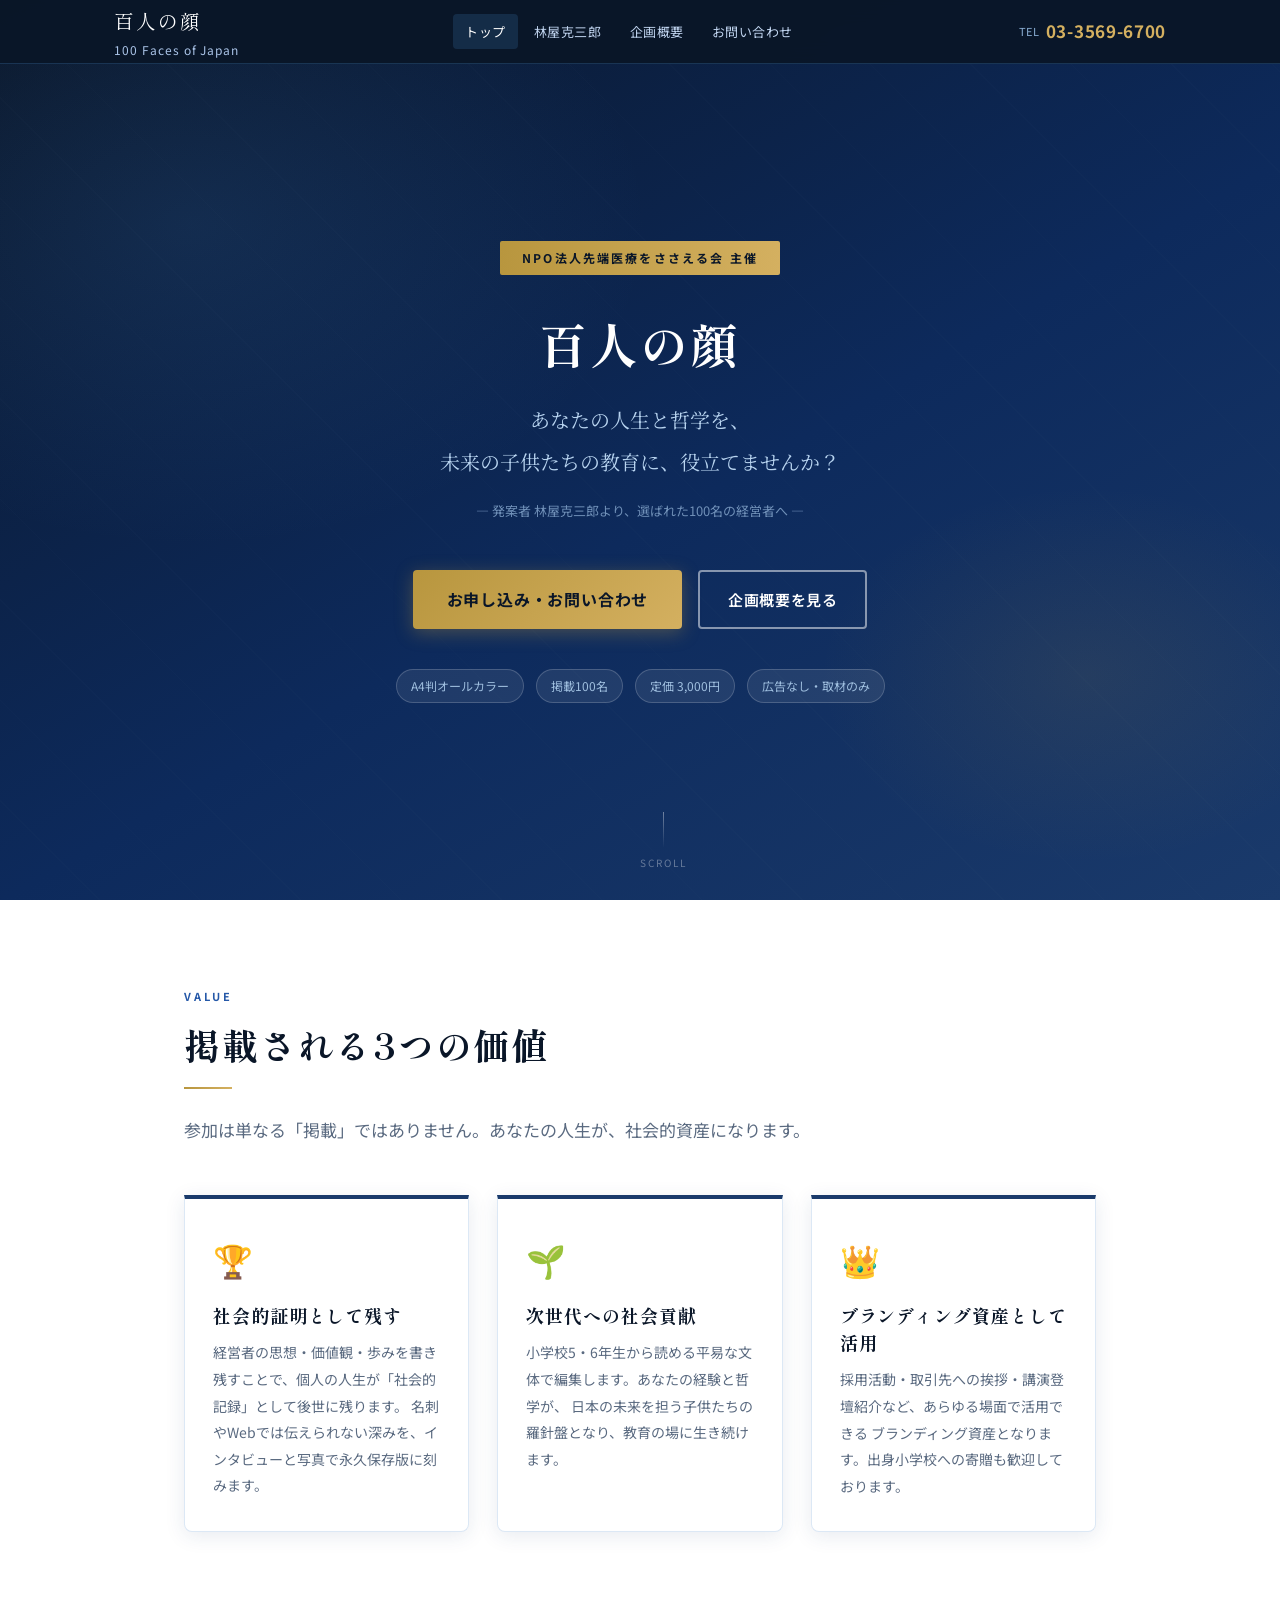
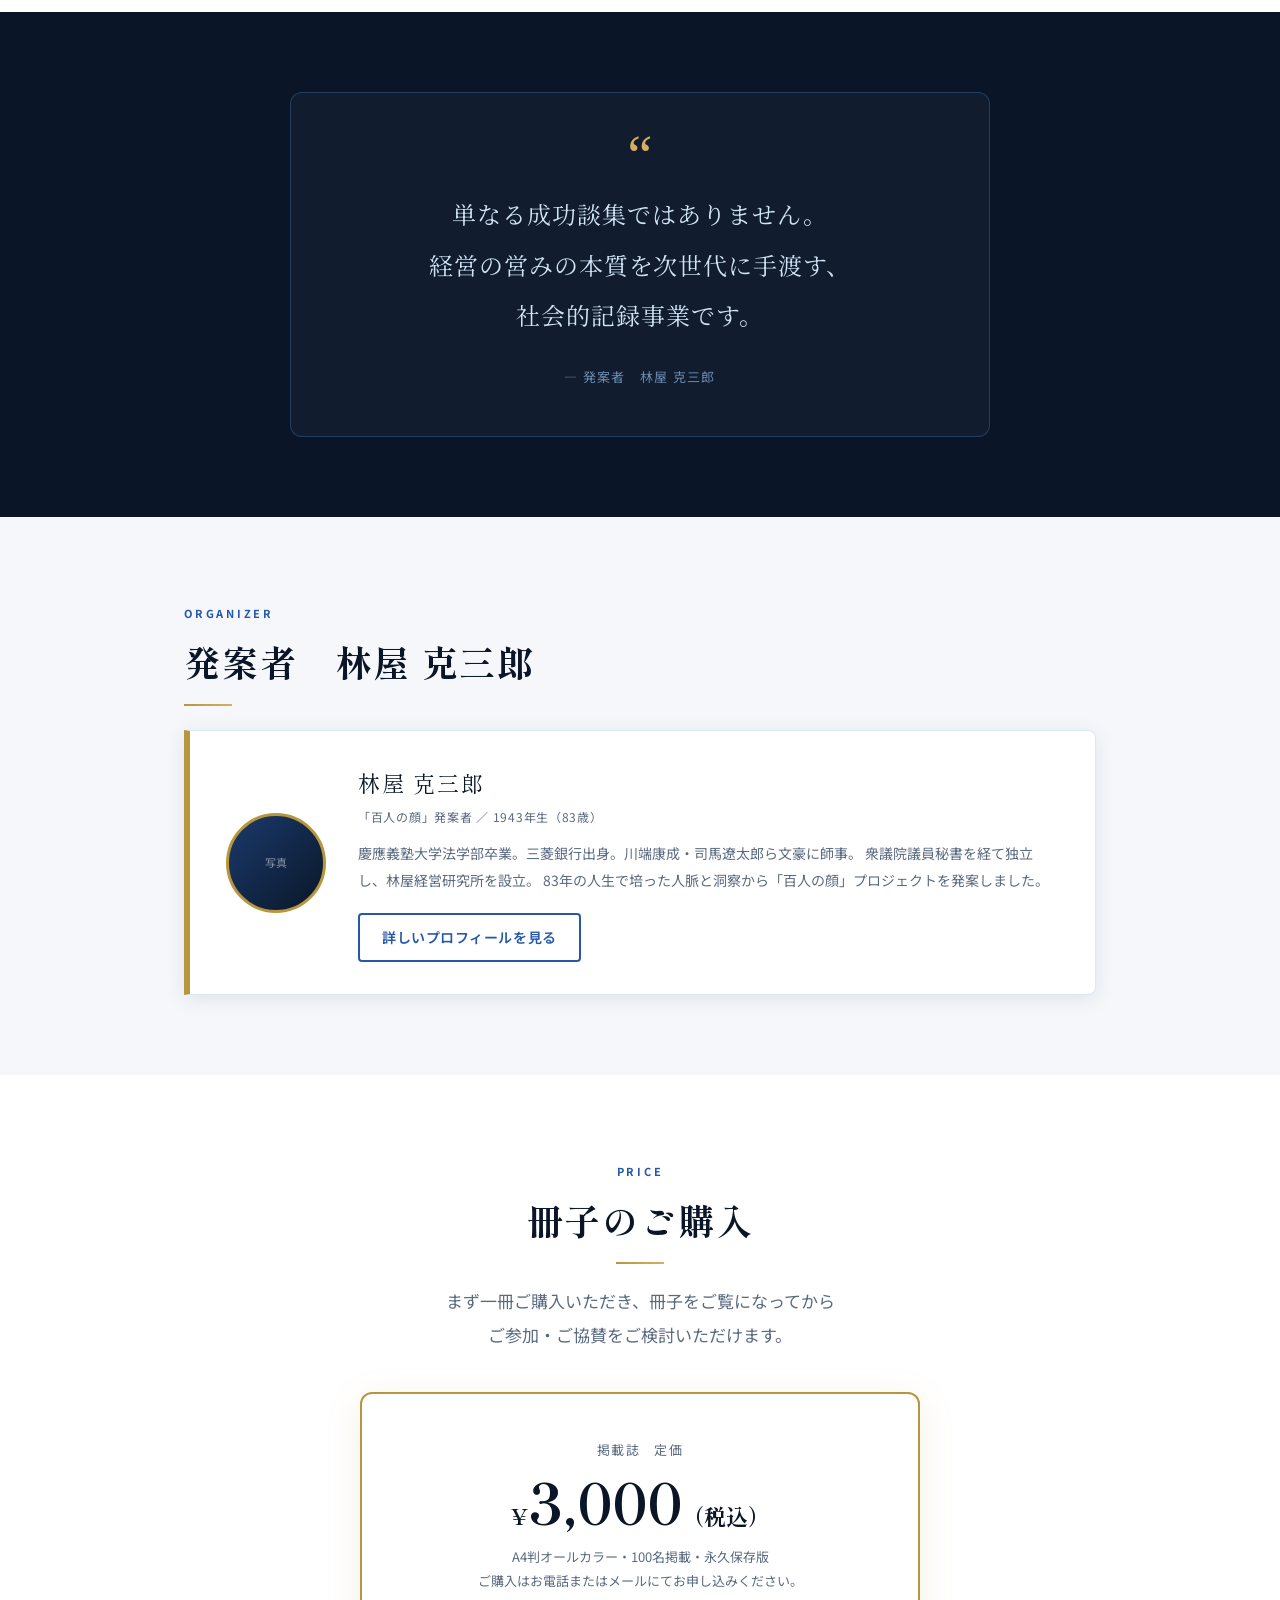
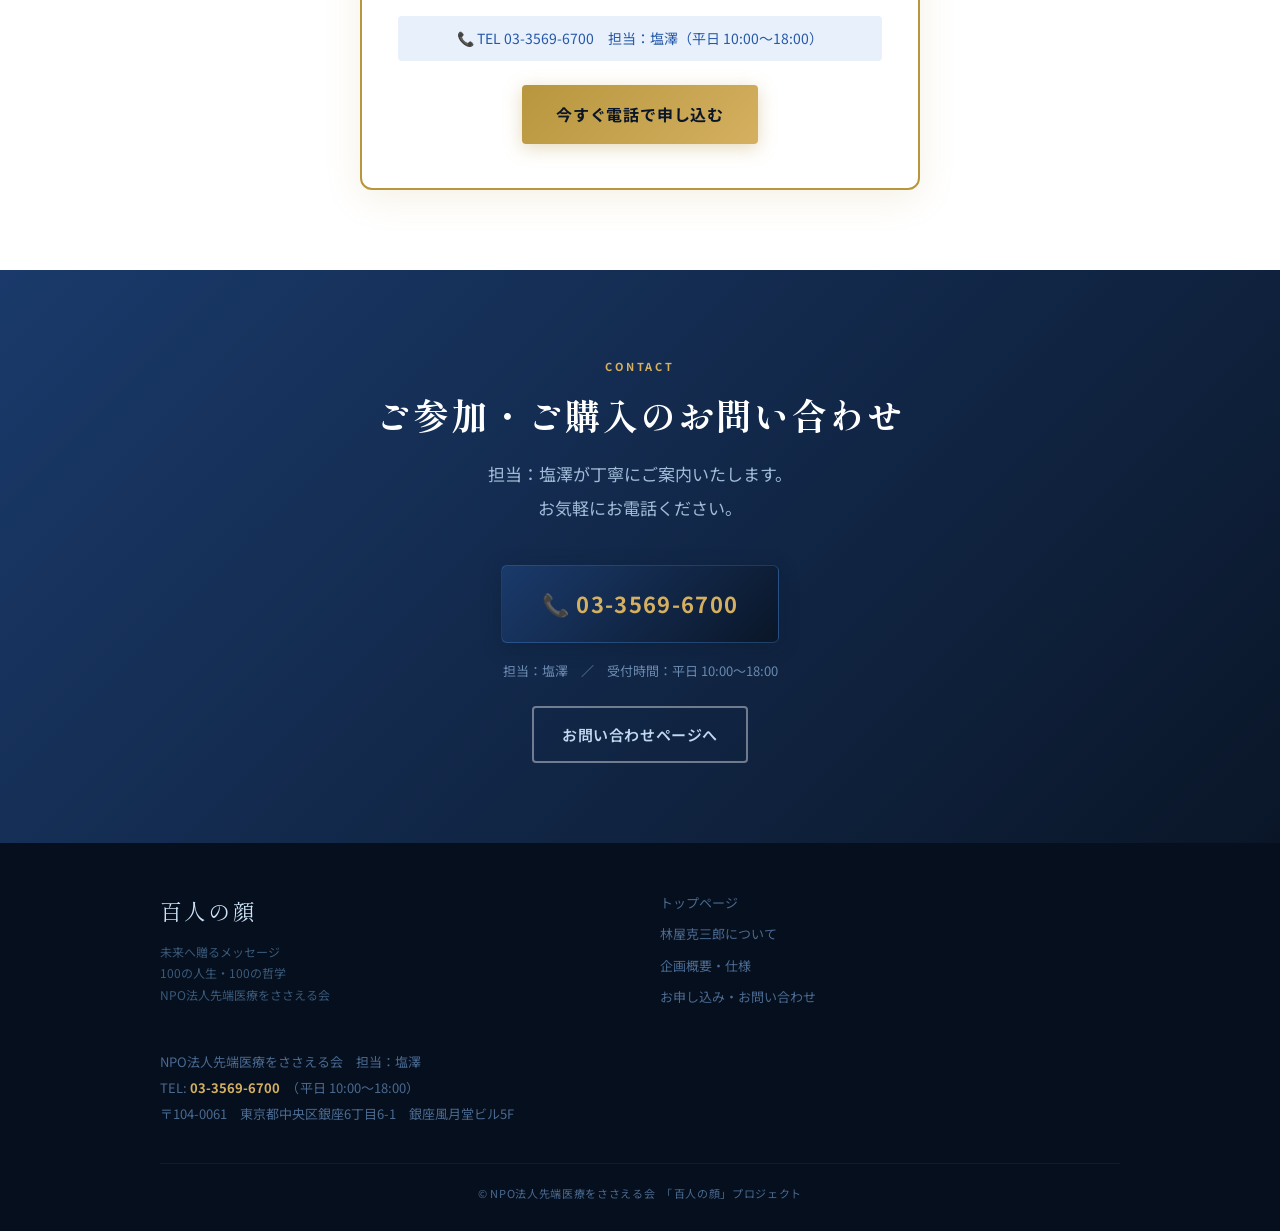
<file: index.html>
<!DOCTYPE html>
<html lang="ja">
<head>
  <meta charset="UTF-8">
  <meta name="viewport" content="width=device-width, initial-scale=1.0">
  <title>百人の顔 | 林屋克三郎 × 経営者100名の記録出版プロジェクト</title>
  <meta name="description" content="「百人の顔」は、100名の経営者の人生哲学を次世代へ伝えるA4判オールカラー出版プロジェクトです。発案者：林屋克三郎。お問い合わせはTEL 03-3569-6700（担当：塩澤）まで。">
  <link rel="canonical" href="https://hyakuninnokao026.oops.jp/hundred-face/index.html">
  <meta property="og:type" content="website">
  <meta property="og:title" content="百人の顔 | 林屋克三郎 × 経営者100名の記録出版プロジェクト">
  <meta property="og:description" content="100名の経営者の人生哲学を次世代へ。A4判オールカラー出版プロジェクト「百人の顔」。定価3,000円。">
  <meta property="og:url" content="https://hyakuninnokao026.oops.jp/hundred-face/index.html">
  <meta property="og:image" content="ogp.jpg">
  <meta property="og:locale" content="ja_JP">
  <meta property="og:site_name" content="百人の顔">
  <meta name="twitter:card" content="summary_large_image">
  <link rel="preconnect" href="https://fonts.googleapis.com">
  <link rel="preconnect" href="https://fonts.gstatic.com" crossorigin>
  <link href="https://fonts.googleapis.com/css2?family=Shippori+Mincho:wght@400;600;700&family=Noto+Sans+JP:wght@300;400;500;700&family=Noto+Serif+JP:wght@400;600&display=swap" rel="stylesheet">
  <link rel="stylesheet" href="style.css">
  <style>
    /* ---- HERO ---- */
    .hero {
      min-height: 100vh;
      background: linear-gradient(150deg, var(--navy) 0%, #0d2a5c 55%, var(--blue) 100%);
      display: flex; align-items: center; justify-content: center;
      text-align: center; padding: calc(var(--header-h) + 60px) 24px 80px;
      position: relative; overflow: hidden;
    }
    .hero::before {
      content: ''; position: absolute; inset: 0;
      background:
        radial-gradient(ellipse 55% 55% at 15% 25%, rgba(74,143,212,0.13) 0%, transparent 65%),
        radial-gradient(ellipse 35% 35% at 85% 75%, rgba(184,150,62,0.10) 0%, transparent 60%);
    }
    .hero::after {
      content: ''; position: absolute; inset: 0;
      background: repeating-linear-gradient(45deg, transparent, transparent 70px, rgba(255,255,255,0.013) 70px, rgba(255,255,255,0.013) 71px);
    }
    .hero-inner { position: relative; z-index: 1; max-width: 820px; }

    .hero-eyebrow {
      display: inline-block;
      background: linear-gradient(90deg, var(--gold), var(--gold-lt));
      color: var(--navy); font-size: 12px; font-weight: 700; letter-spacing: 0.18em;
      padding: 6px 22px; border-radius: 2px; margin-bottom: 32px;
      animation: fadeDown 0.7s ease both;
    }
    .hero h1 {
      color: #fff; margin-bottom: 20px;
      animation: fadeDown 0.8s ease 0.1s both;
    }
    .hero-sub {
      font-family: 'Noto Serif JP', serif;
      font-size: clamp(15px, 2.5vw, 20px); color: #b8d4f0;
      line-height: 2.1; margin-bottom: 16px;
      animation: fadeDown 0.85s ease 0.2s both;
    }
    .hero-note {
      font-size: 13px; color: #7090b8; margin-bottom: 48px;
      animation: fadeDown 0.9s ease 0.25s both;
    }
    .hero-cta {
      display: flex; gap: 16px; justify-content: center; flex-wrap: wrap;
      animation: fadeDown 0.9s ease 0.35s both;
    }
    .hero-badges {
      display: flex; gap: 12px; justify-content: center; flex-wrap: wrap;
      margin-top: 40px;
      animation: fadeDown 1s ease 0.5s both;
    }
    .hero-badge-item {
      background: rgba(255,255,255,0.08);
      border: 1px solid rgba(255,255,255,0.18);
      color: #a0c0e0; font-size: 12px; padding: 5px 14px; border-radius: 20px;
    }

    /* scroll indicator */
    .hero-scroll {
      position: absolute; bottom: 28px; left: 50%; transform: translateX(-50%);
      display: flex; flex-direction: column; align-items: center; gap: 6px;
      color: rgba(255,255,255,0.35); font-size: 10px; letter-spacing: 0.2em;
      animation: fadeDown 1s ease 0.9s both;
    }
    .scroll-bar {
      width: 1px; height: 36px;
      background: linear-gradient(to bottom, rgba(255,255,255,0.4), transparent);
      animation: scrollPulse 2s ease-in-out infinite;
    }

    /* ---- VALUE CARDS ---- */
    .value-num {
      font-family: 'Shippori Mincho', serif;
      font-size: 48px; color: var(--border); line-height: 1; margin-bottom: 12px;
    }
    .value-icon { font-size: 32px; margin-bottom: 14px; }
    .value-card { border-top: 4px solid var(--blue); border-radius: 0 0 var(--radius) var(--radius); }
    .value-card h3 { color: var(--navy); font-size: 18px; margin-bottom: 10px; }
    @media (prefers-color-scheme: dark) { .value-card h3 { color: var(--gold-lt); } }

    /* ---- ORGANIZER TEASER ---- */
    .organizer-block {
      display: grid; grid-template-columns: auto 1fr; gap: 32px; align-items: center;
      background: var(--white); border: 1px solid var(--border);
      border-left: 6px solid var(--gold);
      border-radius: 0 var(--radius) var(--radius) 0;
      padding: 32px 36px;
      box-shadow: var(--shadow);
    }
    .organizer-photo {
      width: 100px; height: 100px; border-radius: 50%;
      background: linear-gradient(135deg, var(--blue), var(--navy));
      border: 3px solid var(--gold);
      display: flex; align-items: center; justify-content: center;
      color: rgba(255,255,255,0.5); font-size: 11px; text-align: center;
      flex-shrink: 0;
    }
    .organizer-name {
      font-family: 'Shippori Mincho', serif;
      font-size: 22px; color: var(--navy); letter-spacing: 0.08em;
    }
    @media (prefers-color-scheme: dark) { .organizer-name { color: var(--gold-lt); } }
    .organizer-title { font-size: 12px; color: var(--muted); letter-spacing: 0.06em; margin: 4px 0 12px; }
    .organizer-bio { font-size: 14px; color: var(--muted); line-height: 1.9; }

    /* ---- PRICE BLOCK ---- */
    .price-block {
      max-width: 560px; margin: 0 auto;
      background: var(--white); border: 2px solid var(--gold);
      border-radius: 12px; padding: 44px 36px; text-align: center;
      box-shadow: 0 8px 36px rgba(184,150,62,0.14);
    }
    .price-label { font-size: 13px; color: var(--muted); letter-spacing: 0.1em; margin-bottom: 12px; }
    .price-num {
      font-family: 'Shippori Mincho', serif;
      font-size: 56px; font-weight: 700; color: var(--navy); line-height: 1;
    }
    .price-num small { font-size: 22px; }
    @media (prefers-color-scheme: dark) { .price-num { color: var(--gold-lt); } }
    .price-note { font-size: 13px; color: var(--muted); margin: 16px 0 24px; line-height: 1.8; }
    .price-how { font-size: 14px; color: var(--mid); background: var(--light); border-radius: 4px; padding: 10px 16px; margin-top: 16px; }

    /* ---- QUOTE ---- */
    .quote-section { background: var(--navy); padding: 80px 0; }
    .quote-box {
      max-width: 700px; margin: 0 auto; text-align: center;
      padding: 48px 40px;
      border: 1px solid rgba(74,143,212,0.3);
      border-radius: 12px;
      background: rgba(255,255,255,0.03);
    }
    .quote-text {
      font-family: 'Noto Serif JP', serif;
      font-size: clamp(17px, 2.8vw, 24px); color: #d0e4f8;
      line-height: 2.1; letter-spacing: 0.04em; margin-bottom: 24px;
    }
    .quote-mark { color: var(--gold-lt); font-size: 56px; line-height: 0.5; font-family: serif; display: block; margin-bottom: 20px; }
    .quote-attr { font-size: 13px; color: #6a8ab0; letter-spacing: 0.1em; }

    @keyframes fadeDown { from { opacity: 0; transform: translateY(-18px); } to { opacity: 1; transform: translateY(0); } }
    @keyframes scrollPulse { 0%,100% { opacity: 0.35; } 50% { opacity: 1; } }

    @media (max-width: 680px) {
      .organizer-block { grid-template-columns: 1fr; text-align: center; }
      .organizer-photo { margin: 0 auto; }
      .price-block { padding: 32px 24px; }
      .price-num { font-size: 44px; }
    }
  </style>
</head>
<body>

  <!-- HEADER -->
  <header class="site-header">
    <div class="header-inner">
      <a href="index.html" class="header-logo">百人の顔<span>100 Faces of Japan</span></a>
      <nav class="header-nav" aria-label="メインナビゲーション">
        <a href="index.html" class="active">トップ</a>
        <a href="hayashiya.html">林屋克三郎</a>
        <a href="project.html">企画概要</a>
        <a href="contact.html">お問い合わせ</a>
      </nav>
      <a href="tel:0335696700" class="header-tel" aria-label="電話番号 03-3569-6700">
        <small>TEL</small>03-3569-6700
      </a>
      <button class="hamburger" aria-label="メニューを開く" onclick="toggleMenu()">
        <span></span><span></span><span></span>
      </button>
    </div>
  </header>

  <!-- MOBILE MENU -->
  <nav class="mobile-menu" id="mobileMenu" aria-label="モバイルナビゲーション">
    <a href="index.html">トップ</a>
    <a href="hayashiya.html">林屋克三郎について</a>
    <a href="project.html">企画概要・仕様</a>
    <a href="contact.html">お問い合わせ</a>
    <a href="tel:0335696700" style="color:var(--gold-lt);font-weight:700;">&#128222; 03-3569-6700（担当：塩澤）</a>
  </nav>

  <!-- HERO -->
  <section class="hero" aria-labelledby="hero-heading">
    <div class="hero-inner">
      <div class="hero-eyebrow">NPO法人先端医療をささえる会 主催</div>
      <h1 id="hero-heading">百人の顔</h1>
      <p class="hero-sub">
        あなたの人生と哲学を、<br>
        未来の子供たちの教育に、役立てませんか？
      </p>
      <p class="hero-note">— 発案者 林屋克三郎より、選ばれた100名の経営者へ —</p>
      <div class="hero-cta">
        <a href="contact.html" class="btn-primary">お申し込み・お問い合わせ</a>
        <a href="project.html" class="btn-outline" style="border-color:rgba(255,255,255,0.5);color:#fff;">企画概要を見る</a>
      </div>
      <div class="hero-badges">
        <span class="hero-badge-item">A4判オールカラー</span>
        <span class="hero-badge-item">掲載100名</span>
        <span class="hero-badge-item">定価 3,000円</span>
        <span class="hero-badge-item">広告なし・取材のみ</span>
      </div>
    </div>
    <div class="hero-scroll" aria-hidden="true">
      <div class="scroll-bar"></div>SCROLL
    </div>
  </section>

  <!-- 3 VALUES -->
  <section>
    <div class="container fade-in">
      <span class="section-label">VALUE</span>
      <h2>掲載される3つの価値</h2>
      <div class="divider"></div>
      <p class="lead">参加は単なる「掲載」ではありません。あなたの人生が、社会的資産になります。</p>
      <div class="grid-3" style="margin-top:48px;">

        <div class="card value-card">
          <div class="value-icon">&#127942;</div>
          <h3>社会的証明として残す</h3>
          <p style="color:var(--muted);font-size:14px;line-height:1.9;">
            経営者の思想・価値観・歩みを書き残すことで、個人の人生が「社会的記録」として後世に残ります。
            名刺やWebでは伝えられない深みを、インタビューと写真で永久保存版に刻みます。
          </p>
        </div>

        <div class="card value-card">
          <div class="value-icon">&#127793;</div>
          <h3>次世代への社会貢献</h3>
          <p style="color:var(--muted);font-size:14px;line-height:1.9;">
            小学校5・6年生から読める平易な文体で編集します。あなたの経験と哲学が、
            日本の未来を担う子供たちの羅針盤となり、教育の場に生き続けます。
          </p>
        </div>

        <div class="card value-card">
          <div class="value-icon">&#128081;</div>
          <h3>ブランディング資産として活用</h3>
          <p style="color:var(--muted);font-size:14px;line-height:1.9;">
            採用活動・取引先への挨拶・講演登壇紹介など、あらゆる場面で活用できる
            ブランディング資産となります。出身小学校への寄贈も歓迎しております。
          </p>
        </div>

      </div>
    </div>
  </section>

  <!-- QUOTE -->
  <section class="quote-section">
    <div class="container fade-in">
      <div class="quote-box">
        <span class="quote-mark" aria-hidden="true">&#8220;</span>
        <p class="quote-text">
          単なる成功談集ではありません。<br>
          経営の営みの本質を次世代に手渡す、<br>
          社会的記録事業です。
        </p>
        <p class="quote-attr">— 発案者　林屋 克三郎</p>
      </div>
    </div>
  </section>

  <!-- ORGANIZER TEASER -->
  <section class="bg-gray">
    <div class="container fade-in">
      <span class="section-label">ORGANIZER</span>
      <h2>発案者　林屋 克三郎</h2>
      <div class="divider"></div>
      <div class="organizer-block">
        <div class="organizer-photo" role="img" aria-label="百人の顔 発案者 林屋克三郎のプロフィール写真">
          写真
        </div>
        <div>
          <p class="organizer-name">林屋 克三郎</p>
          <p class="organizer-title">「百人の顔」発案者 ／ 1943年生（83歳）</p>
          <p class="organizer-bio">
            慶應義塾大学法学部卒業。三菱銀行出身。川端康成・司馬遼太郎ら文豪に師事。
            衆議院議員秘書を経て独立し、林屋経営研究所を設立。
            83年の人生で培った人脈と洞察から「百人の顔」プロジェクトを発案しました。
          </p>
          <a href="hayashiya.html" class="btn-outline" style="margin-top:20px;font-size:14px;padding:10px 22px;">詳しいプロフィールを見る</a>
        </div>
      </div>
    </div>
  </section>

  <!-- PRICE -->
  <section>
    <div class="container fade-in" style="text-align:center;">
      <span class="section-label">PRICE</span>
      <h2>冊子のご購入</h2>
      <div class="divider" style="margin:0 auto 20px;"></div>
      <p class="lead" style="text-align:center;margin:0 auto 40px;">
        まず一冊ご購入いただき、冊子をご覧になってから<br>
        ご参加・ご協賛をご検討いただけます。
      </p>
      <div class="price-block">
        <p class="price-label">掲載誌　定価</p>
        <p class="price-num"><small>&#165;</small>3,000<small>（税込）</small></p>
        <p class="price-note">
          A4判オールカラー・100名掲載・永久保存版<br>
          ご購入はお電話またはメールにてお申し込みください。
        </p>
        <p class="price-how">&#128222; TEL 03-3569-6700　担当：塩澤（平日 10:00〜18:00）</p>
        <a href="tel:0335696700" class="btn-primary" style="margin-top:24px;">今すぐ電話で申し込む</a>
      </div>
    </div>
  </section>

  <!-- CTA BAND -->
  <section style="background:linear-gradient(135deg, var(--blue), var(--navy));padding:80px 24px;text-align:center;">
    <div class="container fade-in">
      <span class="section-label" style="color:var(--gold-lt);">CONTACT</span>
      <h2 style="color:#fff;">ご参加・ご購入のお問い合わせ</h2>
      <p class="lead" style="color:#a0bcd8;margin:12px auto 40px;text-align:center;">
        担当：塩澤が丁寧にご案内いたします。<br>お気軽にお電話ください。
      </p>
      <a href="tel:0335696700" class="btn-tel">&#128222; 03-3569-6700</a>
      <p style="margin-top:16px;font-size:13px;color:#6a8ab0;">担当：塩澤　／　受付時間：平日 10:00〜18:00</p>
      <a href="contact.html" class="btn-outline" style="margin-top:24px;border-color:rgba(255,255,255,0.4);color:#c0d8f0;">お問い合わせページへ</a>
    </div>
  </section>

  <!-- FOOTER -->
  <footer class="site-footer">
    <div class="footer-inner">
      <div>
        <p class="footer-logo">百人の顔</p>
        <p class="footer-tagline">未来へ贈るメッセージ<br>100の人生・100の哲学<br>NPO法人先端医療をささえる会</p>
      </div>
      <nav class="footer-nav" aria-label="フッターナビゲーション">
        <a href="index.html">トップページ</a>
        <a href="hayashiya.html">林屋克三郎について</a>
        <a href="project.html">企画概要・仕様</a>
        <a href="contact.html">お申し込み・お問い合わせ</a>
      </nav>
      <div class="footer-contact">
        <p>
          NPO法人先端医療をささえる会　担当：塩澤<br>
          TEL: <a href="tel:0335696700">03-3569-6700</a>　（平日 10:00〜18:00）<br>
          〒104-0061　東京都中央区銀座6丁目6-1　銀座風月堂ビル5F
        </p>
      </div>
    </div>
    <p class="footer-copy">&#169; NPO法人先端医療をささえる会　「百人の顔」プロジェクト</p>
  </footer>

  <!-- STICKY TEL -->
  <div class="sticky-tel" aria-label="電話でのお問い合わせ">
    <a href="tel:0335696700">&#128222; 03-3569-6700</a>
    <p>担当：塩澤（平日 10:00〜18:00）</p>
  </div>

  <script>
    function toggleMenu() {
      document.getElementById('mobileMenu').classList.toggle('open');
    }
    var obs = new IntersectionObserver(function(entries) {
      entries.forEach(function(e) {
        if (e.isIntersecting) { e.target.classList.add('visible'); obs.unobserve(e.target); }
      });
    }, { threshold: 0.1 });
    document.querySelectorAll('.fade-in').forEach(function(el) { obs.observe(el); });
  </script>
</body>
</html>
</file>
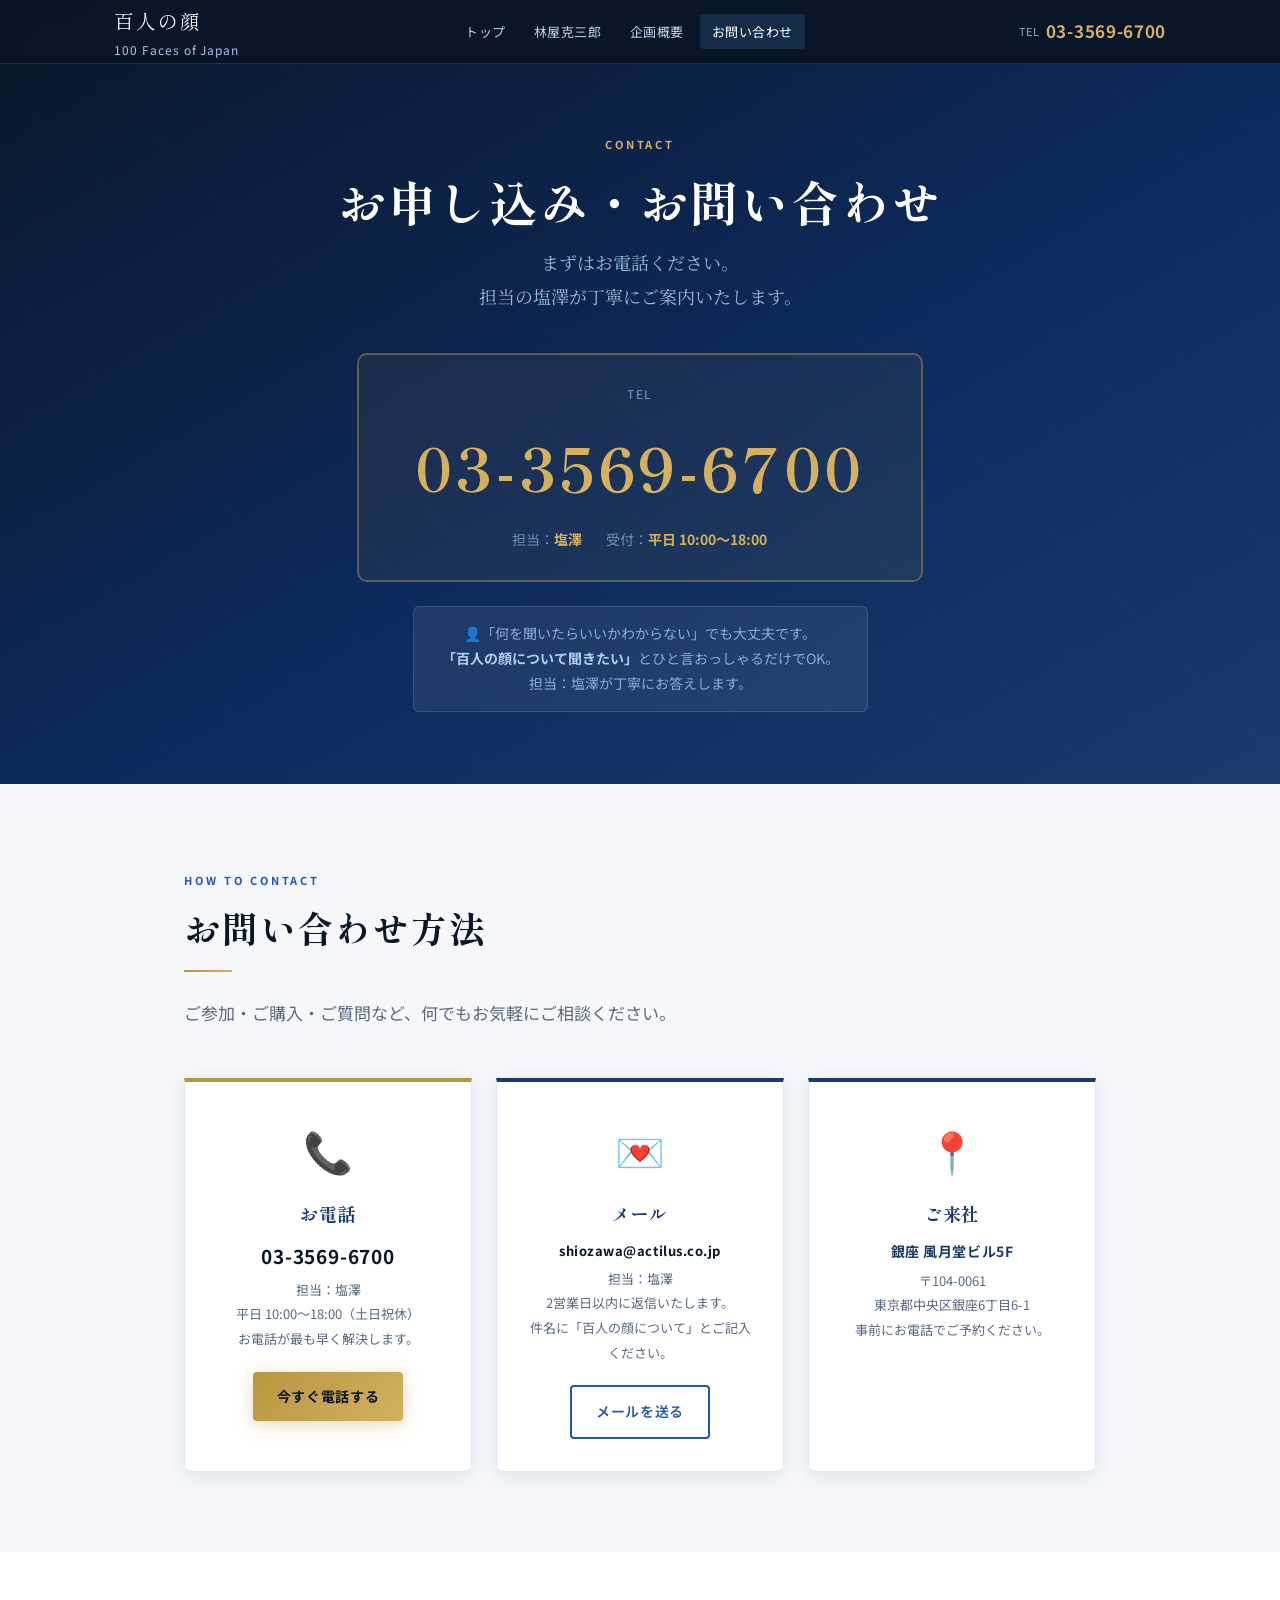
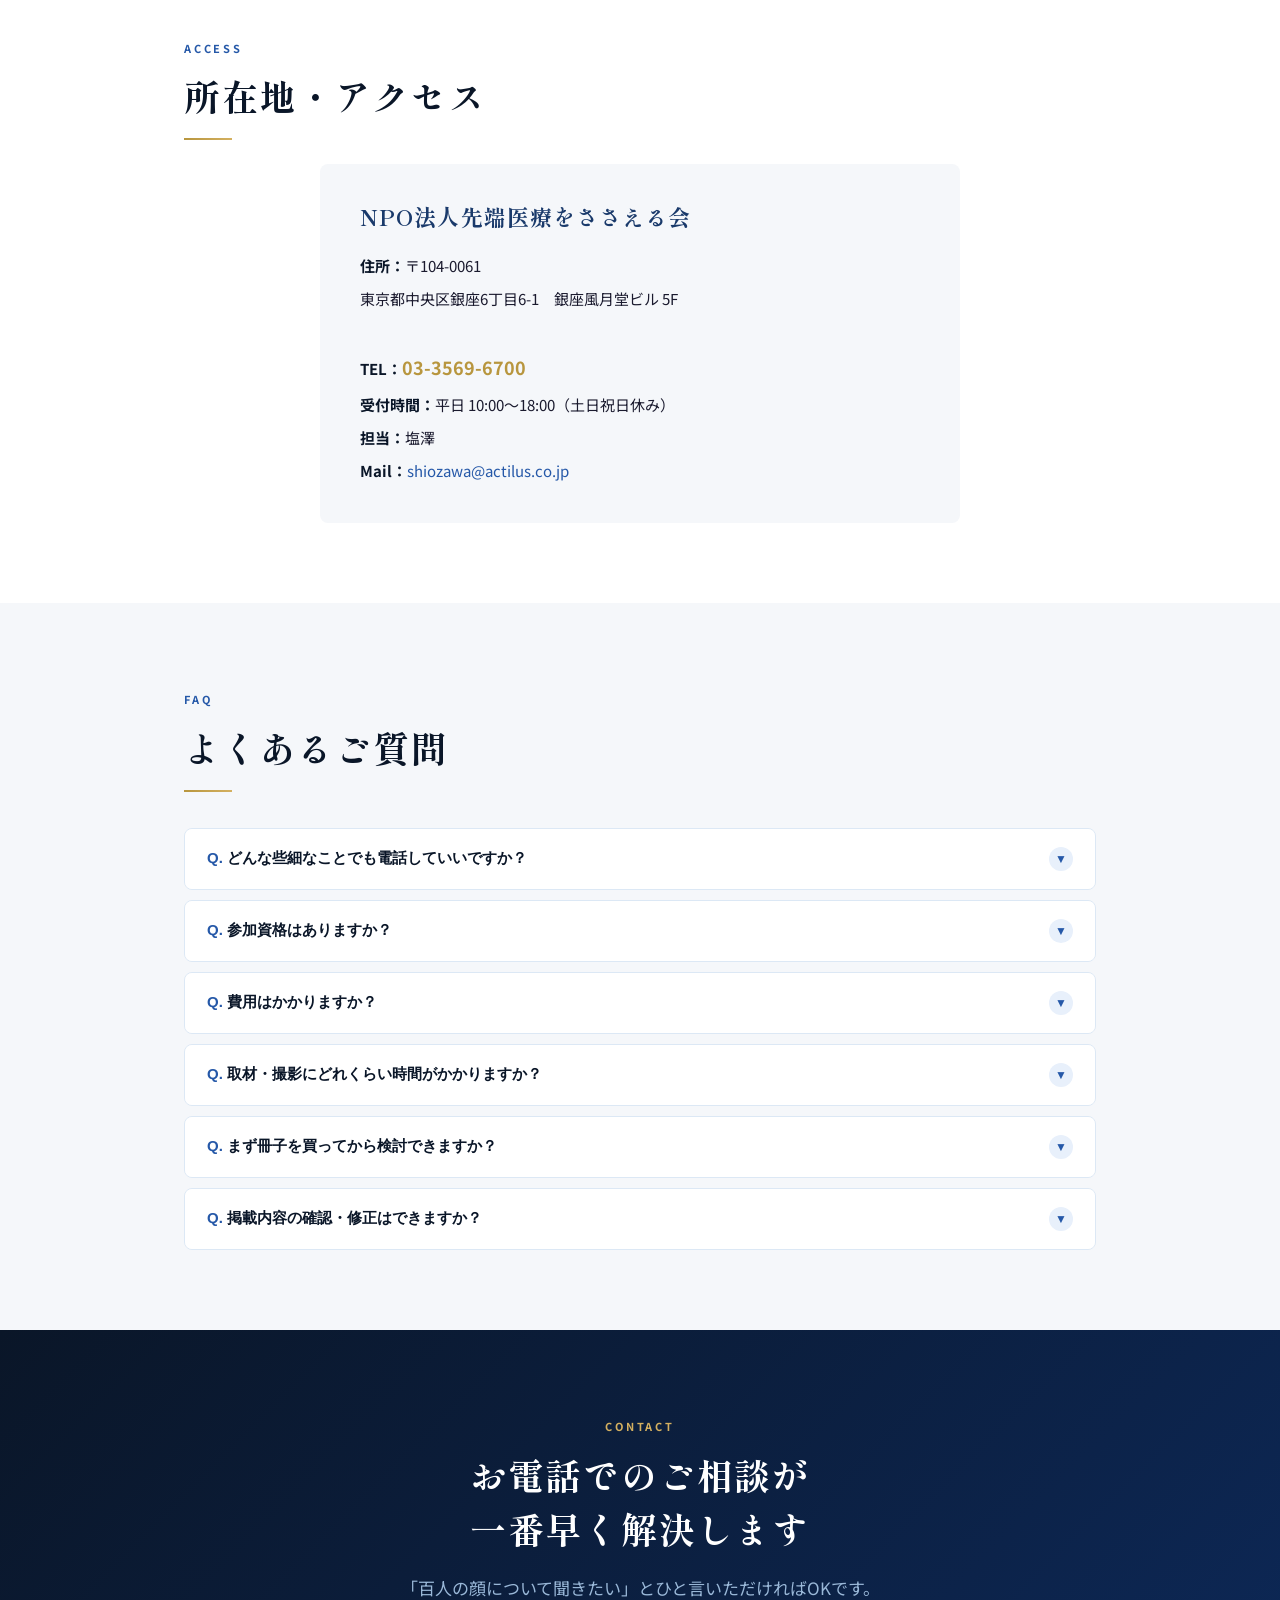
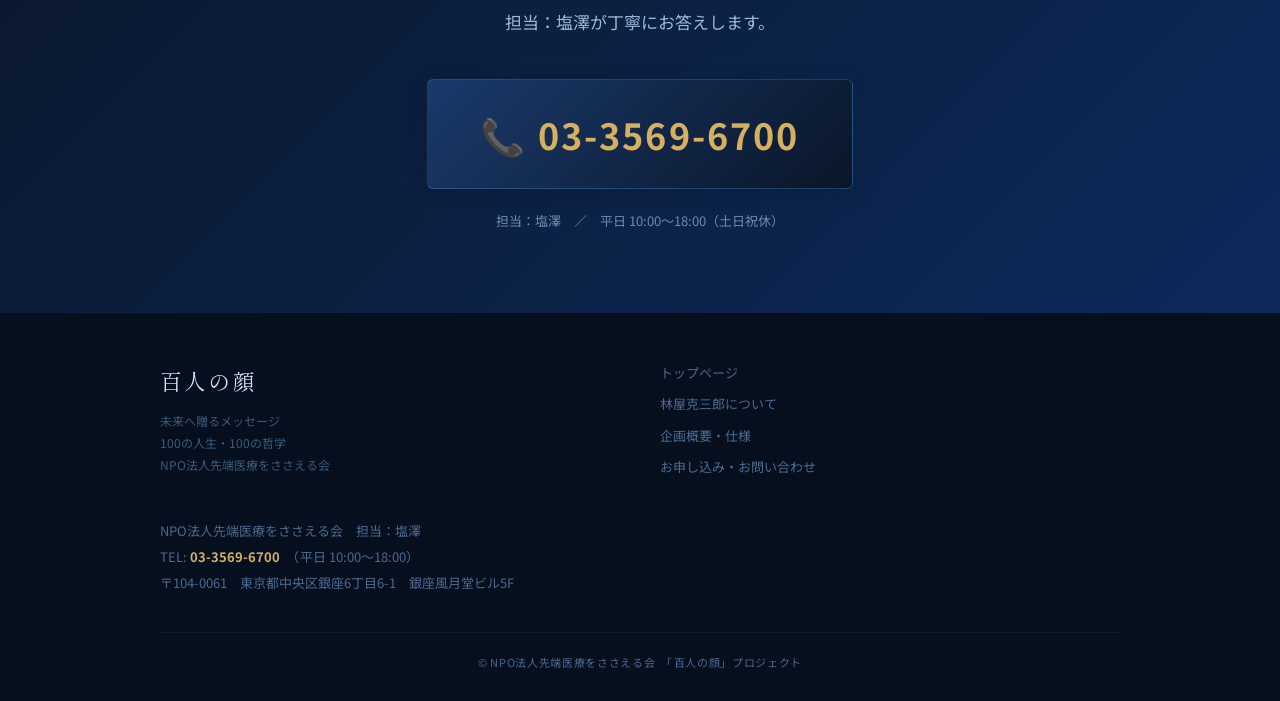
<file: contact.html>
<!DOCTYPE html>
<html lang="ja">
<head>
  <meta charset="UTF-8">
  <meta name="viewport" content="width=device-width, initial-scale=1.0">
  <title>お申し込み・お問い合わせ | 百人の顔</title>
  <meta name="description" content="「百人の顔」へのご参加・ご購入・お問い合わせ。TEL: 03-3569-6700（担当：塩澤）。平日10:00〜18:00受付。NPO法人先端医療をささえる会（銀座風月堂ビル5F）。">
  <link rel="canonical" href="https://hyakuninnokao026.oops.jp/hundred-face/contact.html">
  <meta property="og:type" content="website">
  <meta property="og:title" content="お申し込み・お問い合わせ | 百人の顔">
  <meta property="og:description" content="「百人の顔」へのご参加・ご購入・お問い合わせはTEL: 03-3569-6700（担当：塩澤）まで。平日10:00〜18:00受付。">
  <meta property="og:url" content="https://hyakuninnokao026.oops.jp/hundred-face/contact.html">
  <meta property="og:image" content="ogp.jpg">
  <meta property="og:locale" content="ja_JP">
  <meta property="og:site_name" content="百人の顔">
  <meta name="twitter:card" content="summary_large_image">
  <link rel="preconnect" href="https://fonts.googleapis.com">
  <link rel="preconnect" href="https://fonts.gstatic.com" crossorigin>
  <link href="https://fonts.googleapis.com/css2?family=Shippori+Mincho:wght@400;600;700&family=Noto+Sans+JP:wght@300;400;500;700&family=Noto+Serif+JP:wght@400;600&display=swap" rel="stylesheet">
  <link rel="stylesheet" href="style.css">
  <style>
    /* ---- TEL HERO ---- */
    .tel-hero {
      background: linear-gradient(150deg, var(--navy) 0%, #0d2a5c 55%, var(--blue) 100%);
      padding: calc(var(--header-h) + 64px) 24px 72px;
      text-align: center; position: relative; overflow: hidden;
    }
    .tel-hero::after {
      content: ''; position: absolute; inset: 0;
      background: repeating-linear-gradient(45deg, transparent, transparent 70px, rgba(255,255,255,0.012) 70px, rgba(255,255,255,0.012) 71px);
    }
    .tel-hero-inner { position: relative; z-index: 1; }
    .tel-hero h1 { color: #fff; margin-bottom: 8px; }
    .tel-hero-tagline {
      font-family: 'Noto Serif JP', serif;
      font-size: clamp(14px, 2.2vw, 18px); color: #9abcd8;
      margin-bottom: 40px; line-height: 1.9;
    }

    .tel-box {
      display: inline-block;
      background: rgba(184,150,62,0.08);
      border: 2px solid rgba(184,150,62,0.45);
      border-radius: 10px; padding: 28px 56px; margin-bottom: 24px;
    }
    .tel-label-sm { font-size: 12px; color: #7a9ec8; letter-spacing: 0.15em; margin-bottom: 8px; }
    .tel-num {
      display: block;
      font-family: 'Shippori Mincho', serif;
      font-size: clamp(34px, 7vw, 60px); font-weight: 700;
      color: var(--gold-lt); letter-spacing: 0.06em;
      text-decoration: none; transition: color 0.2s;
    }
    .tel-num:hover { color: #fff; }
    .tel-person-row {
      display: flex; justify-content: center; gap: 24px; flex-wrap: wrap;
      font-size: 14px; color: #7090b0; margin-top: 6px;
    }
    .tel-person-row strong { color: var(--gold-lt); }

    .tel-reassure {
      display: inline-block;
      background: rgba(255,255,255,0.07);
      border: 1px solid rgba(255,255,255,0.12);
      border-radius: 6px; padding: 14px 28px;
      font-size: 14px; color: #8aaed4; line-height: 1.8;
      max-width: 520px;
    }
    .tel-reassure strong { color: #b0d0f0; }

    @media (max-width: 480px) {
      .tel-box { padding: 20px 28px; }
    }

    /* ---- CONTACT METHODS ---- */
    .contact-methods {
      display: grid; grid-template-columns: repeat(auto-fit, minmax(260px, 1fr));
      gap: 24px; margin-top: 48px;
    }
    .method-card {
      background: var(--white); border: 1px solid var(--border);
      border-top: 4px solid var(--blue);
      border-radius: 0 0 var(--radius) var(--radius);
      padding: 32px 28px; text-align: center;
      box-shadow: var(--shadow);
      transition: transform 0.25s, box-shadow 0.25s;
    }
    .method-card:hover { transform: translateY(-3px); box-shadow: 0 12px 36px rgba(26,58,107,0.14); }
    .method-card.tel-card { border-top-color: var(--gold); }
    .method-icon { font-size: 40px; margin-bottom: 14px; display: block; }
    .method-card h3 { font-size: 18px; margin-bottom: 12px; }
    .method-val {
      display: block; font-size: 19px; font-weight: 700;
      color: var(--navy); letter-spacing: 0.04em; margin: 8px 0 4px;
    }
    @media (prefers-color-scheme: dark) { .method-val { color: var(--gold-lt); } }
    .method-card p { font-size: 13px; color: var(--muted); line-height: 1.9; }

    /* ---- ADDRESS BLOCK ---- */
    .address-block {
      background: var(--gray); border-radius: var(--radius);
      padding: 36px 40px; max-width: 640px; margin: 0 auto;
    }
    .address-block h3 { color: var(--blue); margin-bottom: 16px; }
    @media (prefers-color-scheme: dark) { .address-block h3 { color: var(--gold-lt); } }
    .address-block address { font-style: normal; font-size: 15px; color: var(--text); line-height: 2.2; }
    .address-block strong { color: var(--navy); }
    @media (prefers-color-scheme: dark) { .address-block strong { color: var(--text); } }
    .address-tel { font-size: 18px; font-weight: 700; color: var(--gold) !important; }

    /* ---- FAQ ---- */
    .faq-list { display: flex; flex-direction: column; gap: 10px; margin-top: 36px; }
    .faq-item { border: 1px solid var(--border); border-radius: var(--radius); overflow: hidden; }
    .faq-q {
      background: var(--white); padding: 18px 22px; cursor: pointer;
      display: flex; justify-content: space-between; align-items: center; gap: 14px;
      font-weight: 600; font-size: 15px; color: var(--navy); transition: background 0.2s;
      border: none; width: 100%; text-align: left;
    }
    @media (prefers-color-scheme: dark) { .faq-q { color: var(--text); } }
    .faq-q:hover { background: var(--light); }
    .faq-q-text::before { content: 'Q. '; color: var(--mid); }
    .faq-arrow {
      flex-shrink: 0; width: 24px; height: 24px; border-radius: 50%;
      background: var(--light); display: flex; align-items: center; justify-content: center;
      transition: transform 0.3s, background 0.2s;
      font-size: 12px; color: var(--mid);
    }
    .faq-item.open .faq-arrow { transform: rotate(180deg); background: var(--blue); color: #fff; }
    .faq-a { max-height: 0; overflow: hidden; transition: max-height 0.4s ease; }
    .faq-item.open .faq-a { max-height: 320px; }
    .faq-a-inner {
      padding: 16px 22px 20px; border-top: 1px solid var(--border);
      font-size: 14px; color: var(--muted); line-height: 1.9;
      background: var(--gray);
    }
    .faq-a-inner::before { content: 'A. '; color: var(--accent); font-weight: 700; }

    @media (max-width: 480px) {
      .address-block { padding: 24px 20px; }
    }
  </style>
</head>
<body>

  <!-- HEADER -->
  <header class="site-header">
    <div class="header-inner">
      <a href="index.html" class="header-logo">百人の顔<span>100 Faces of Japan</span></a>
      <nav class="header-nav" aria-label="メインナビゲーション">
        <a href="index.html">トップ</a>
        <a href="hayashiya.html">林屋克三郎</a>
        <a href="project.html">企画概要</a>
        <a href="contact.html" class="active">お問い合わせ</a>
      </nav>
      <a href="tel:0335696700" class="header-tel" aria-label="電話番号 03-3569-6700">
        <small>TEL</small>03-3569-6700
      </a>
      <button class="hamburger" aria-label="メニューを開く" onclick="toggleMenu()">
        <span></span><span></span><span></span>
      </button>
    </div>
  </header>

  <!-- MOBILE MENU -->
  <nav class="mobile-menu" id="mobileMenu" aria-label="モバイルナビゲーション">
    <a href="index.html">トップ</a>
    <a href="hayashiya.html">林屋克三郎について</a>
    <a href="project.html">企画概要・仕様</a>
    <a href="contact.html">お問い合わせ</a>
    <a href="tel:0335696700" style="color:var(--gold-lt);font-weight:700;">&#128222; 03-3569-6700（担当：塩澤）</a>
  </nav>

  <!-- TEL HERO -->
  <section class="tel-hero" aria-labelledby="contact-heading">
    <div class="tel-hero-inner">
      <span class="section-label" style="color:var(--gold-lt);">CONTACT</span>
      <h1 id="contact-heading">お申し込み・お問い合わせ</h1>
      <p class="tel-hero-tagline">
        まずはお電話ください。<br>
        担当の塩澤が丁寧にご案内いたします。
      </p>

      <div class="tel-box">
        <p class="tel-label-sm">TEL</p>
        <a href="tel:0335696700" class="tel-num" aria-label="電話番号 03-3569-6700">03-3569-6700</a>
        <div class="tel-person-row">
          <span>担当：<strong>塩澤</strong></span>
          <span>受付：<strong>平日 10:00〜18:00</strong></span>
        </div>
      </div>

      <br>
      <p class="tel-reassure">
        &#128100;「何を聞いたらいいかわからない」でも大丈夫です。<br>
        <strong>「百人の顔について聞きたい」</strong>とひと言おっしゃるだけでOK。<br>
        担当：塩澤が丁寧にお答えします。
      </p>
    </div>
  </section>

  <!-- CONTACT METHODS -->
  <section class="bg-gray">
    <div class="container fade-in">
      <span class="section-label">HOW TO CONTACT</span>
      <h2>お問い合わせ方法</h2>
      <div class="divider"></div>
      <p class="lead">ご参加・ご購入・ご質問など、何でもお気軽にご相談ください。</p>
      <div class="contact-methods">

        <!-- 電話 -->
        <div class="method-card tel-card">
          <span class="method-icon" aria-hidden="true">&#128222;</span>
          <h3>お電話</h3>
          <a href="tel:0335696700" class="method-val">03-3569-6700</a>
          <p>担当：塩澤<br>平日 10:00〜18:00（土日祝休）<br>お電話が最も早く解決します。</p>
          <a href="tel:0335696700" class="btn-primary" style="margin-top:20px;font-size:14px;padding:12px 24px;">今すぐ電話する</a>
        </div>

        <!-- メール -->
        <div class="method-card">
          <span class="method-icon" aria-hidden="true">&#128140;</span>
          <h3>メール</h3>
          <a href="mailto:shiozawa@actilus.co.jp" class="method-val" style="font-size:13px;word-break:break-all;">shiozawa@actilus.co.jp</a>
          <p>担当：塩澤<br>2営業日以内に返信いたします。<br>件名に「百人の顔について」とご記入ください。</p>
          <a href="mailto:shiozawa@actilus.co.jp" class="btn-outline" style="margin-top:20px;font-size:14px;padding:12px 24px;">メールを送る</a>
        </div>

        <!-- 来社 -->
        <div class="method-card">
          <span class="method-icon" aria-hidden="true">&#128205;</span>
          <h3>ご来社</h3>
          <span class="method-val" style="font-size:14px;color:var(--blue);">銀座 風月堂ビル5F</span>
          <p>〒104-0061<br>東京都中央区銀座6丁目6-1<br>事前にお電話でご予約ください。</p>
        </div>

      </div>
    </div>
  </section>

  <!-- ADDRESS -->
  <section>
    <div class="container fade-in">
      <span class="section-label">ACCESS</span>
      <h2>所在地・アクセス</h2>
      <div class="divider"></div>
      <div class="address-block">
        <h3>NPO法人先端医療をささえる会</h3>
        <address>
          <strong>住所：</strong>〒104-0061<br>
          東京都中央区銀座6丁目6-1　銀座風月堂ビル 5F<br>
          <br>
          <strong>TEL：</strong><a href="tel:0335696700" class="address-tel">03-3569-6700</a><br>
          <strong>受付時間：</strong>平日 10:00〜18:00（土日祝日休み）<br>
          <strong>担当：</strong>塩澤<br>
          <strong>Mail：</strong><a href="mailto:shiozawa@actilus.co.jp" style="color:var(--mid);">shiozawa@actilus.co.jp</a>
        </address>
      </div>
    </div>
  </section>

  <!-- FAQ -->
  <section class="bg-gray">
    <div class="container fade-in">
      <span class="section-label">FAQ</span>
      <h2>よくあるご質問</h2>
      <div class="divider"></div>
      <div class="faq-list">

        <div class="faq-item">
          <button class="faq-q" onclick="toggleFaq(this)" aria-expanded="false">
            <span class="faq-q-text">どんな些細なことでも電話していいですか？</span>
            <span class="faq-arrow" aria-hidden="true">&#9660;</span>
          </button>
          <div class="faq-a" role="region">
            <p class="faq-a-inner">はい、もちろんです。「百人の顔って何ですか？」というところからお話しください。担当の塩澤が丁寧にご説明いたします。難しい言葉は使いませんのでご安心ください。</p>
          </div>
        </div>

        <div class="faq-item">
          <button class="faq-q" onclick="toggleFaq(this)" aria-expanded="false">
            <span class="faq-q-text">参加資格はありますか？</span>
            <span class="faq-arrow" aria-hidden="true">&#9660;</span>
          </button>
          <div class="faq-a" role="region">
            <p class="faq-a-inner">発案者・林屋克三郎が直接お声がけした方が掲載対象となります。「ぜひ参加したい」という方はまずお電話（03-3569-6700）にてご相談ください。林屋が直接お話しします。</p>
          </div>
        </div>

        <div class="faq-item">
          <button class="faq-q" onclick="toggleFaq(this)" aria-expanded="false">
            <span class="faq-q-text">費用はかかりますか？</span>
            <span class="faq-arrow" aria-hidden="true">&#9660;</span>
          </button>
          <div class="faq-a" role="region">
            <p class="faq-a-inner">このプロジェクトは広告ではありません。掲載料は頂きません。詳細はお電話にてご案内いたします。なお冊子のご購入は1冊3,000円（税込）です。</p>
          </div>
        </div>

        <div class="faq-item">
          <button class="faq-q" onclick="toggleFaq(this)" aria-expanded="false">
            <span class="faq-q-text">取材・撮影にどれくらい時間がかかりますか？</span>
            <span class="faq-arrow" aria-hidden="true">&#9660;</span>
          </button>
          <div class="faq-a" role="region">
            <p class="faq-a-inner">銀座の弊社オフィスまたはご指定の場所にも伺います。インタビューは通常1〜2時間程度。撮影と合わせても半日あれば完了いたします。</p>
          </div>
        </div>

        <div class="faq-item">
          <button class="faq-q" onclick="toggleFaq(this)" aria-expanded="false">
            <span class="faq-q-text">まず冊子を買ってから検討できますか？</span>
            <span class="faq-arrow" aria-hidden="true">&#9660;</span>
          </button>
          <div class="faq-a" role="region">
            <p class="faq-a-inner">はい、1冊3,000円（税込）でご購入いただけます。実物をご覧になってから参加をご検討いただくことを歓迎しております。お電話（03-3569-6700）にてご注文ください。</p>
          </div>
        </div>

        <div class="faq-item">
          <button class="faq-q" onclick="toggleFaq(this)" aria-expanded="false">
            <span class="faq-q-text">掲載内容の確認・修正はできますか？</span>
            <span class="faq-arrow" aria-hidden="true">&#9660;</span>
          </button>
          <div class="faq-a" role="region">
            <p class="faq-a-inner">はい。原稿のゲラ（校正刷り）は必ずご本人にご確認いただきます。内容に問題がないことをご確認いただいた後に入稿・印刷となりますのでご安心ください。</p>
          </div>
        </div>

      </div>
    </div>
  </section>

  <!-- FINAL CTA -->
  <section style="background:linear-gradient(135deg, var(--navy), #0d2a5c);padding:80px 24px;text-align:center;">
    <div class="container fade-in">
      <span class="section-label" style="color:var(--gold-lt);">CONTACT</span>
      <h2 style="color:#fff;">お電話でのご相談が<br>一番早く解決します</h2>
      <p class="lead" style="color:#9ab8d8;margin:12px auto 40px;text-align:center;">
        「百人の顔について聞きたい」とひと言いただければOKです。<br>
        担当：塩澤が丁寧にお答えします。
      </p>
      <a href="tel:0335696700" class="btn-tel" style="font-size:clamp(22px,4vw,36px);padding:22px 52px;">&#128222; 03-3569-6700</a>
      <p style="margin-top:20px;font-size:13px;color:#6a8ab0;">担当：塩澤　／　平日 10:00〜18:00（土日祝休）</p>
    </div>
  </section>

  <!-- FOOTER -->
  <footer class="site-footer">
    <div class="footer-inner">
      <div>
        <p class="footer-logo">百人の顔</p>
        <p class="footer-tagline">未来へ贈るメッセージ<br>100の人生・100の哲学<br>NPO法人先端医療をささえる会</p>
      </div>
      <nav class="footer-nav" aria-label="フッターナビゲーション">
        <a href="index.html">トップページ</a>
        <a href="hayashiya.html">林屋克三郎について</a>
        <a href="project.html">企画概要・仕様</a>
        <a href="contact.html">お申し込み・お問い合わせ</a>
      </nav>
      <div class="footer-contact">
        <p>
          NPO法人先端医療をささえる会　担当：塩澤<br>
          TEL: <a href="tel:0335696700">03-3569-6700</a>　（平日 10:00〜18:00）<br>
          〒104-0061　東京都中央区銀座6丁目6-1　銀座風月堂ビル5F
        </p>
      </div>
    </div>
    <p class="footer-copy">&#169; NPO法人先端医療をささえる会　「百人の顔」プロジェクト</p>
  </footer>

  <!-- STICKY TEL -->
  <div class="sticky-tel" aria-label="電話でのお問い合わせ">
    <a href="tel:0335696700">&#128222; 03-3569-6700</a>
    <p>担当：塩澤（平日 10:00〜18:00）</p>
  </div>

  <script>
    function toggleMenu() { document.getElementById('mobileMenu').classList.toggle('open'); }

    function toggleFaq(btn) {
      var item = btn.closest('.faq-item');
      var isOpen = item.classList.contains('open');
      document.querySelectorAll('.faq-item.open').forEach(function(i) {
        i.classList.remove('open');
        i.querySelector('.faq-q').setAttribute('aria-expanded', 'false');
      });
      if (!isOpen) {
        item.classList.add('open');
        btn.setAttribute('aria-expanded', 'true');
      }
    }

    var obs = new IntersectionObserver(function(entries) {
      entries.forEach(function(e) { if (e.isIntersecting) { e.target.classList.add('visible'); obs.unobserve(e.target); } });
    }, { threshold: 0.1 });
    document.querySelectorAll('.fade-in').forEach(function(el) { obs.observe(el); });
  </script>
</body>
</html>
</file>
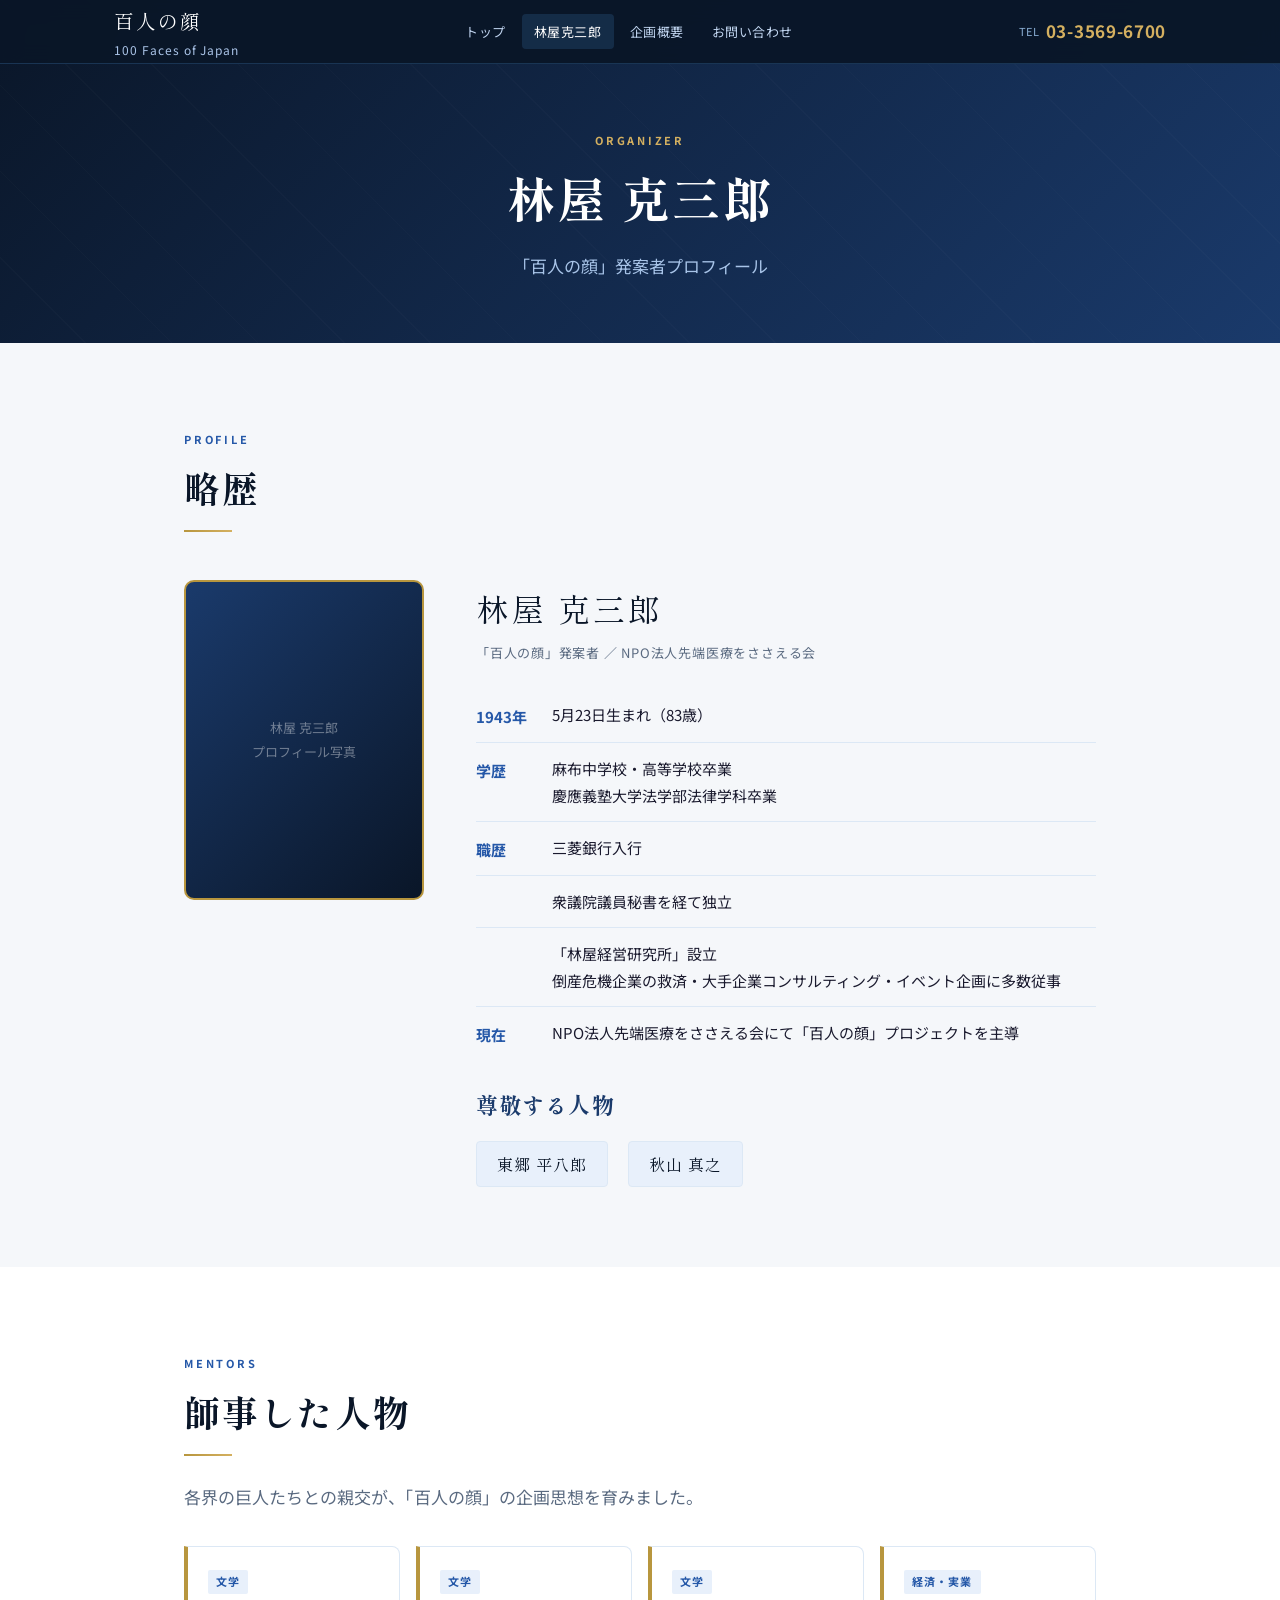
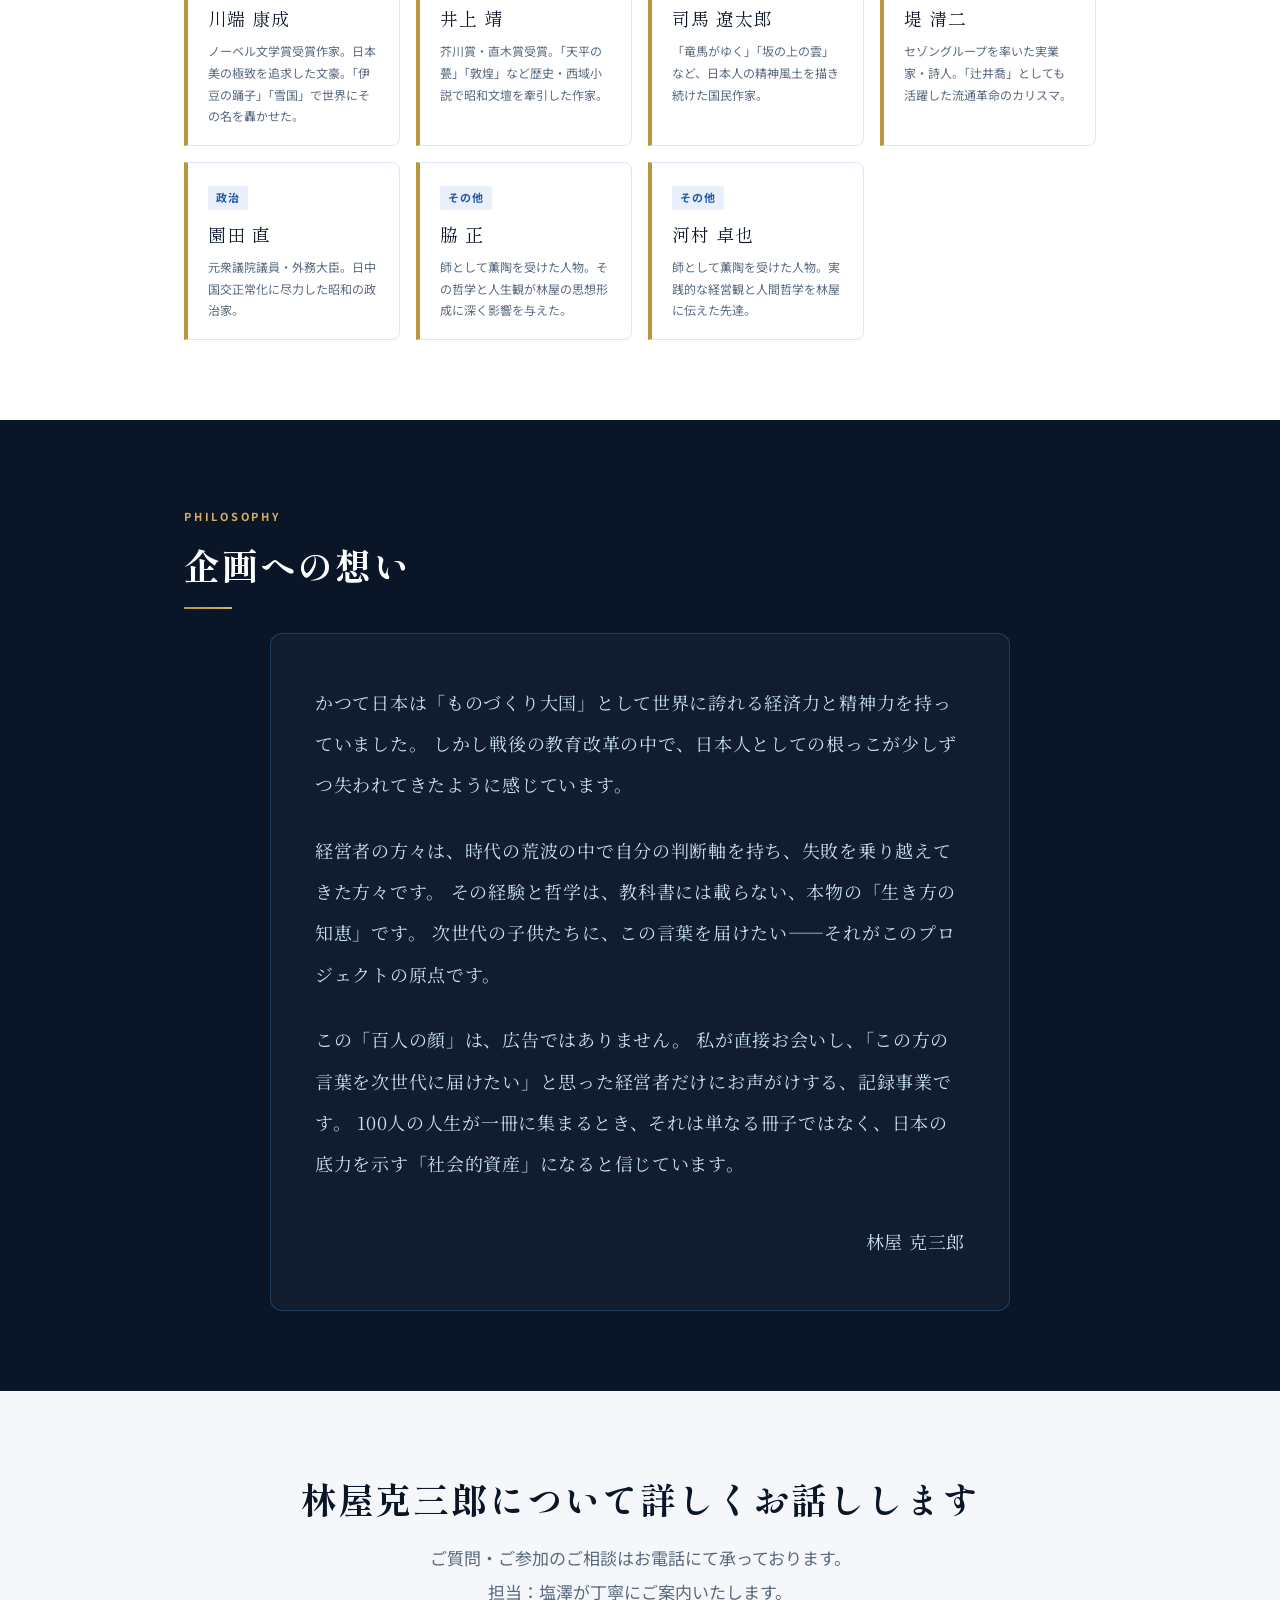
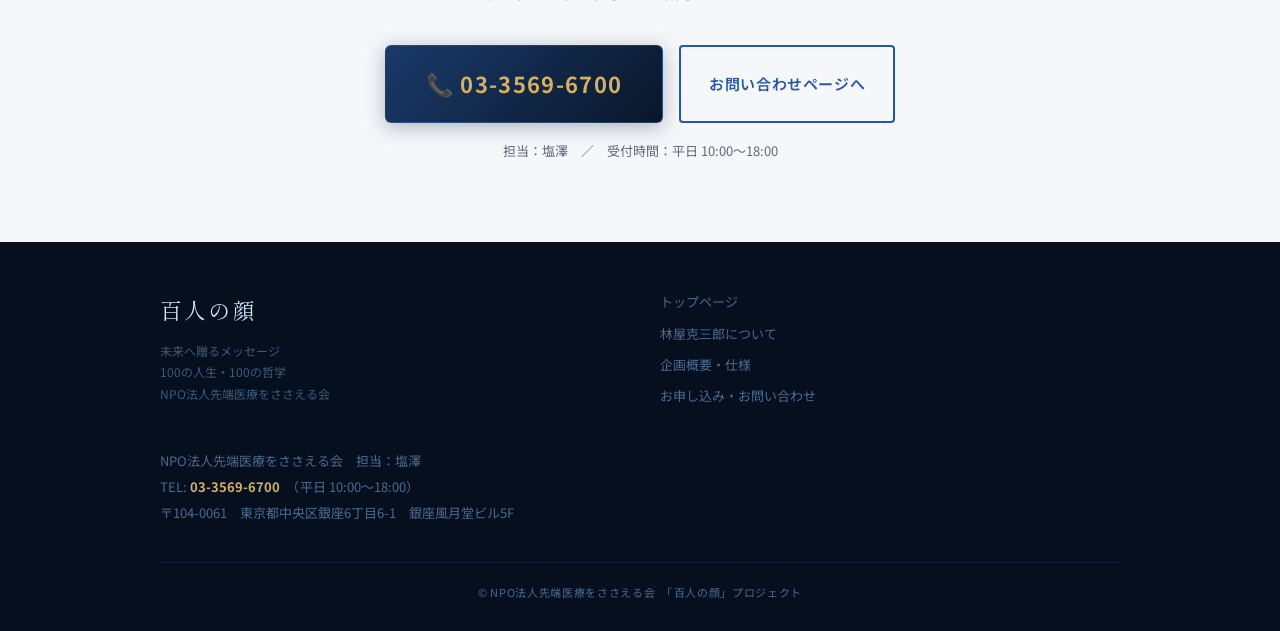
<file: hayashiya.html>
<!DOCTYPE html>
<html lang="ja">
<head>
  <meta charset="UTF-8">
  <meta name="viewport" content="width=device-width, initial-scale=1.0">
  <title>林屋克三郎とは | 百人の顔 発案者プロフィール</title>
  <meta name="description" content="「百人の顔」発案者・林屋克三郎のプロフィール。1943年生（83歳）。慶應義塾大学法学部卒、三菱銀行出身。川端康成・井上靖・司馬遼太郎・堤清二ら各界の巨人に師事した記録出版プロジェクトの発案者。">
  <link rel="canonical" href="https://hyakuninnokao026.oops.jp/hundred-face/hayashiya.html">
  <meta property="og:type" content="website">
  <meta property="og:title" content="林屋克三郎とは | 百人の顔 発案者プロフィール">
  <meta property="og:description" content="「百人の顔」発案者・林屋克三郎。1943年生（83歳）。慶應義塾大学法学部卒、三菱銀行出身。川端康成・司馬遼太郎ら文豪に師事。">
  <meta property="og:url" content="https://hyakuninnokao026.oops.jp/hundred-face/hayashiya.html">
  <meta property="og:image" content="ogp.jpg">
  <meta property="og:locale" content="ja_JP">
  <meta property="og:site_name" content="百人の顔">
  <meta name="twitter:card" content="summary_large_image">
  <link rel="preconnect" href="https://fonts.googleapis.com">
  <link rel="preconnect" href="https://fonts.gstatic.com" crossorigin>
  <link href="https://fonts.googleapis.com/css2?family=Shippori+Mincho:wght@400;600;700&family=Noto+Sans+JP:wght@300;400;500;700&family=Noto+Serif+JP:wght@400;600&display=swap" rel="stylesheet">
  <link rel="stylesheet" href="style.css">
  <style>
    /* ---- PROFILE BLOCK ---- */
    .profile-block {
      display: grid; grid-template-columns: 240px 1fr; gap: 52px; align-items: start;
      margin-top: 48px;
    }
    .profile-photo {
      width: 100%; aspect-ratio: 3/4;
      background: linear-gradient(135deg, var(--blue), var(--navy));
      border-radius: 10px; border: 2px solid var(--gold);
      display: flex; align-items: center; justify-content: center;
      color: rgba(255,255,255,0.4); font-size: 13px; text-align: center; line-height: 1.8;
      position: sticky; top: calc(var(--header-h) + 24px);
    }
    .profile-name {
      font-family: 'Shippori Mincho', serif;
      font-size: 32px; color: var(--navy); letter-spacing: 0.1em; margin-bottom: 4px;
    }
    @media (prefers-color-scheme: dark) { .profile-name { color: var(--gold-lt); } }
    .profile-title { font-size: 13px; color: var(--muted); letter-spacing: 0.06em; margin-bottom: 24px; }

    /* ---- CAREER LIST ---- */
    .career-list { list-style: none; }
    .career-list li {
      padding: 12px 0; border-bottom: 1px solid var(--border);
      display: flex; gap: 20px; font-size: 15px; line-height: 1.8;
    }
    .career-list li:last-child { border-bottom: none; }
    .career-year {
      font-weight: 700; color: var(--mid); white-space: nowrap;
      min-width: 56px; flex-shrink: 0; padding-top: 2px;
    }

    /* ---- MENTOR GRID ---- */
    .mentor-grid {
      display: grid; grid-template-columns: repeat(auto-fill, minmax(210px, 1fr));
      gap: 16px; margin-top: 32px;
    }
    .mentor-card {
      background: var(--white); border: 1px solid var(--border);
      border-left: 4px solid var(--gold);
      border-radius: 0 var(--radius) var(--radius) 0;
      padding: 18px 20px;
      transition: transform 0.2s, box-shadow 0.2s;
    }
    .mentor-card:hover { transform: translateY(-2px); box-shadow: var(--shadow); }
    .mentor-name {
      font-family: 'Shippori Mincho', serif;
      font-size: 18px; color: var(--navy); margin-bottom: 6px; letter-spacing: 0.05em;
    }
    @media (prefers-color-scheme: dark) { .mentor-name { color: var(--gold-lt); } }
    .mentor-desc { font-size: 12px; color: var(--muted); line-height: 1.8; }
    .mentor-field {
      display: inline-block; font-size: 11px; font-weight: 700; letter-spacing: 0.1em;
      color: var(--mid); background: var(--light); padding: 2px 8px; border-radius: 2px;
      margin-bottom: 8px;
    }

    /* ---- THOUGHT SECTION ---- */
    .thought-block {
      max-width: 740px; margin: 0 auto;
      padding: 48px 44px; border-radius: 12px;
      border: 1px solid rgba(74,143,212,0.3);
      background: rgba(255,255,255,0.03);
    }
    .thought-block p {
      font-family: 'Noto Serif JP', serif;
      font-size: clamp(15px, 2vw, 18px); color: #c8e0f8;
      line-height: 2.3; letter-spacing: 0.04em; margin-bottom: 24px;
    }
    .thought-block p:last-of-type { margin-bottom: 0; }
    .thought-sign {
      text-align: right; margin-top: 36px;
      font-size: 15px; color: var(--gold-lt); letter-spacing: 0.12em;
    }

    /* ---- RESPECT SECTION ---- */
    .respect-row {
      display: flex; gap: 20px; flex-wrap: wrap; margin-top: 20px;
    }
    .respect-name {
      background: var(--light);
      border: 1px solid var(--border);
      border-radius: 4px;
      padding: 8px 20px;
      font-family: 'Shippori Mincho', serif;
      font-size: 16px; color: var(--navy); letter-spacing: 0.06em;
    }
    @media (prefers-color-scheme: dark) { .respect-name { color: var(--text); } }

    @media (max-width: 680px) {
      .profile-block { grid-template-columns: 1fr; gap: 28px; }
      .profile-photo { position: static; aspect-ratio: 16/9; }
      .thought-block { padding: 32px 24px; }
    }
  </style>
</head>
<body>

  <!-- HEADER -->
  <header class="site-header">
    <div class="header-inner">
      <a href="index.html" class="header-logo">百人の顔<span>100 Faces of Japan</span></a>
      <nav class="header-nav" aria-label="メインナビゲーション">
        <a href="index.html">トップ</a>
        <a href="hayashiya.html" class="active">林屋克三郎</a>
        <a href="project.html">企画概要</a>
        <a href="contact.html">お問い合わせ</a>
      </nav>
      <a href="tel:0335696700" class="header-tel" aria-label="電話番号 03-3569-6700">
        <small>TEL</small>03-3569-6700
      </a>
      <button class="hamburger" aria-label="メニューを開く" onclick="toggleMenu()">
        <span></span><span></span><span></span>
      </button>
    </div>
  </header>

  <!-- MOBILE MENU -->
  <nav class="mobile-menu" id="mobileMenu" aria-label="モバイルナビゲーション">
    <a href="index.html">トップ</a>
    <a href="hayashiya.html">林屋克三郎について</a>
    <a href="project.html">企画概要・仕様</a>
    <a href="contact.html">お問い合わせ</a>
    <a href="tel:0335696700" style="color:var(--gold-lt);font-weight:700;">&#128222; 03-3569-6700（担当：塩澤）</a>
  </nav>

  <!-- PAGE HERO -->
  <section class="page-hero">
    <div class="page-hero-inner">
      <span class="section-label">ORGANIZER</span>
      <h1>林屋 克三郎</h1>
      <p class="lead">「百人の顔」発案者プロフィール</p>
    </div>
  </section>

  <!-- PROFILE & CAREER -->
  <section class="bg-gray">
    <div class="container fade-in">
      <span class="section-label">PROFILE</span>
      <h2>略歴</h2>
      <div class="divider"></div>
      <div class="profile-block">
        <div class="profile-photo" role="img" aria-label="百人の顔 発案者 林屋克三郎のプロフィール写真">
          林屋 克三郎<br>プロフィール写真
        </div>
        <div>
          <p class="profile-name">林屋 克三郎</p>
          <p class="profile-title">「百人の顔」発案者 ／ NPO法人先端医療をささえる会</p>
          <ul class="career-list">
            <li>
              <span class="career-year">1943年</span>
              5月23日生まれ（83歳）
            </li>
            <li>
              <span class="career-year">学歴</span>
              麻布中学校・高等学校卒業<br>
              慶應義塾大学法学部法律学科卒業
            </li>
            <li>
              <span class="career-year">職歴</span>
              三菱銀行入行
            </li>
            <li>
              <span class="career-year"></span>
              衆議院議員秘書を経て独立
            </li>
            <li>
              <span class="career-year"></span>
              「林屋経営研究所」設立<br>
              倒産危機企業の救済・大手企業コンサルティング・イベント企画に多数従事
            </li>
            <li>
              <span class="career-year">現在</span>
              NPO法人先端医療をささえる会にて「百人の顔」プロジェクトを主導
            </li>
          </ul>

          <h3 style="margin-top:28px;">尊敬する人物</h3>
          <div class="respect-row">
            <span class="respect-name">東郷 平八郎</span>
            <span class="respect-name">秋山 真之</span>
          </div>
        </div>
      </div>
    </div>
  </section>

  <!-- MENTORS -->
  <section>
    <div class="container fade-in">
      <span class="section-label">MENTORS</span>
      <h2>師事した人物</h2>
      <div class="divider"></div>
      <p class="lead">各界の巨人たちとの親交が、「百人の顔」の企画思想を育みました。</p>
      <div class="mentor-grid">

        <div class="mentor-card">
          <span class="mentor-field">文学</span>
          <p class="mentor-name">川端 康成</p>
          <p class="mentor-desc">ノーベル文学賞受賞作家。日本美の極致を追求した文豪。「伊豆の踊子」「雪国」で世界にその名を轟かせた。</p>
        </div>

        <div class="mentor-card">
          <span class="mentor-field">文学</span>
          <p class="mentor-name">井上 靖</p>
          <p class="mentor-desc">芥川賞・直木賞受賞。「天平の甍」「敦煌」など歴史・西域小説で昭和文壇を牽引した作家。</p>
        </div>

        <div class="mentor-card">
          <span class="mentor-field">文学</span>
          <p class="mentor-name">司馬 遼太郎</p>
          <p class="mentor-desc">「竜馬がゆく」「坂の上の雲」など、日本人の精神風土を描き続けた国民作家。</p>
        </div>

        <div class="mentor-card">
          <span class="mentor-field">経済・実業</span>
          <p class="mentor-name">堤 清二</p>
          <p class="mentor-desc">セゾングループを率いた実業家・詩人。「辻井喬」としても活躍した流通革命のカリスマ。</p>
        </div>

        <div class="mentor-card">
          <span class="mentor-field">政治</span>
          <p class="mentor-name">園田 直</p>
          <p class="mentor-desc">元衆議院議員・外務大臣。日中国交正常化に尽力した昭和の政治家。</p>
        </div>

        <div class="mentor-card">
          <span class="mentor-field">その他</span>
          <p class="mentor-name">脇 正</p>
          <p class="mentor-desc">師として薫陶を受けた人物。その哲学と人生観が林屋の思想形成に深く影響を与えた。</p>
        </div>

        <div class="mentor-card">
          <span class="mentor-field">その他</span>
          <p class="mentor-name">河村 卓也</p>
          <p class="mentor-desc">師として薫陶を受けた人物。実践的な経営観と人間哲学を林屋に伝えた先達。</p>
        </div>

      </div>
    </div>
  </section>

  <!-- THOUGHT -->
  <section class="bg-navy">
    <div class="container fade-in">
      <span class="section-label">PHILOSOPHY</span>
      <h2>企画への想い</h2>
      <div class="divider"></div>
      <div class="thought-block">
        <p>
          かつて日本は「ものづくり大国」として世界に誇れる経済力と精神力を持っていました。
          しかし戦後の教育改革の中で、日本人としての根っこが少しずつ失われてきたように感じています。
        </p>
        <p>
          経営者の方々は、時代の荒波の中で自分の判断軸を持ち、失敗を乗り越えてきた方々です。
          その経験と哲学は、教科書には載らない、本物の「生き方の知恵」です。
          次世代の子供たちに、この言葉を届けたい——それがこのプロジェクトの原点です。
        </p>
        <p>
          この「百人の顔」は、広告ではありません。
          私が直接お会いし、「この方の言葉を次世代に届けたい」と思った経営者だけにお声がけする、記録事業です。
          100人の人生が一冊に集まるとき、それは単なる冊子ではなく、日本の底力を示す「社会的資産」になると信じています。
        </p>
        <p class="thought-sign">林屋 克三郎</p>
      </div>
    </div>
  </section>

  <!-- CTA -->
  <section style="padding:80px 24px;text-align:center;background:var(--gray);">
    <div class="container fade-in">
      <h2>林屋克三郎について詳しくお話しします</h2>
      <p class="lead" style="margin:12px auto 36px;">
        ご質問・ご参加のご相談はお電話にて承っております。<br>
        担当：塩澤が丁寧にご案内いたします。
      </p>
      <div style="display:flex;gap:16px;justify-content:center;flex-wrap:wrap;">
        <a href="tel:0335696700" class="btn-tel">&#128222; 03-3569-6700</a>
        <a href="contact.html" class="btn-outline">お問い合わせページへ</a>
      </div>
      <p style="margin-top:16px;font-size:13px;color:var(--muted);">担当：塩澤　／　受付時間：平日 10:00〜18:00</p>
    </div>
  </section>

  <!-- FOOTER -->
  <footer class="site-footer">
    <div class="footer-inner">
      <div>
        <p class="footer-logo">百人の顔</p>
        <p class="footer-tagline">未来へ贈るメッセージ<br>100の人生・100の哲学<br>NPO法人先端医療をささえる会</p>
      </div>
      <nav class="footer-nav" aria-label="フッターナビゲーション">
        <a href="index.html">トップページ</a>
        <a href="hayashiya.html">林屋克三郎について</a>
        <a href="project.html">企画概要・仕様</a>
        <a href="contact.html">お申し込み・お問い合わせ</a>
      </nav>
      <div class="footer-contact">
        <p>
          NPO法人先端医療をささえる会　担当：塩澤<br>
          TEL: <a href="tel:0335696700">03-3569-6700</a>　（平日 10:00〜18:00）<br>
          〒104-0061　東京都中央区銀座6丁目6-1　銀座風月堂ビル5F
        </p>
      </div>
    </div>
    <p class="footer-copy">&#169; NPO法人先端医療をささえる会　「百人の顔」プロジェクト</p>
  </footer>

  <!-- STICKY TEL -->
  <div class="sticky-tel" aria-label="電話でのお問い合わせ">
    <a href="tel:0335696700">&#128222; 03-3569-6700</a>
    <p>担当：塩澤（平日 10:00〜18:00）</p>
  </div>

  <script>
    function toggleMenu() { document.getElementById('mobileMenu').classList.toggle('open'); }
    var obs = new IntersectionObserver(function(entries) {
      entries.forEach(function(e) { if (e.isIntersecting) { e.target.classList.add('visible'); obs.unobserve(e.target); } });
    }, { threshold: 0.1 });
    document.querySelectorAll('.fade-in').forEach(function(el) { obs.observe(el); });
  </script>
</body>
</html>
</file>
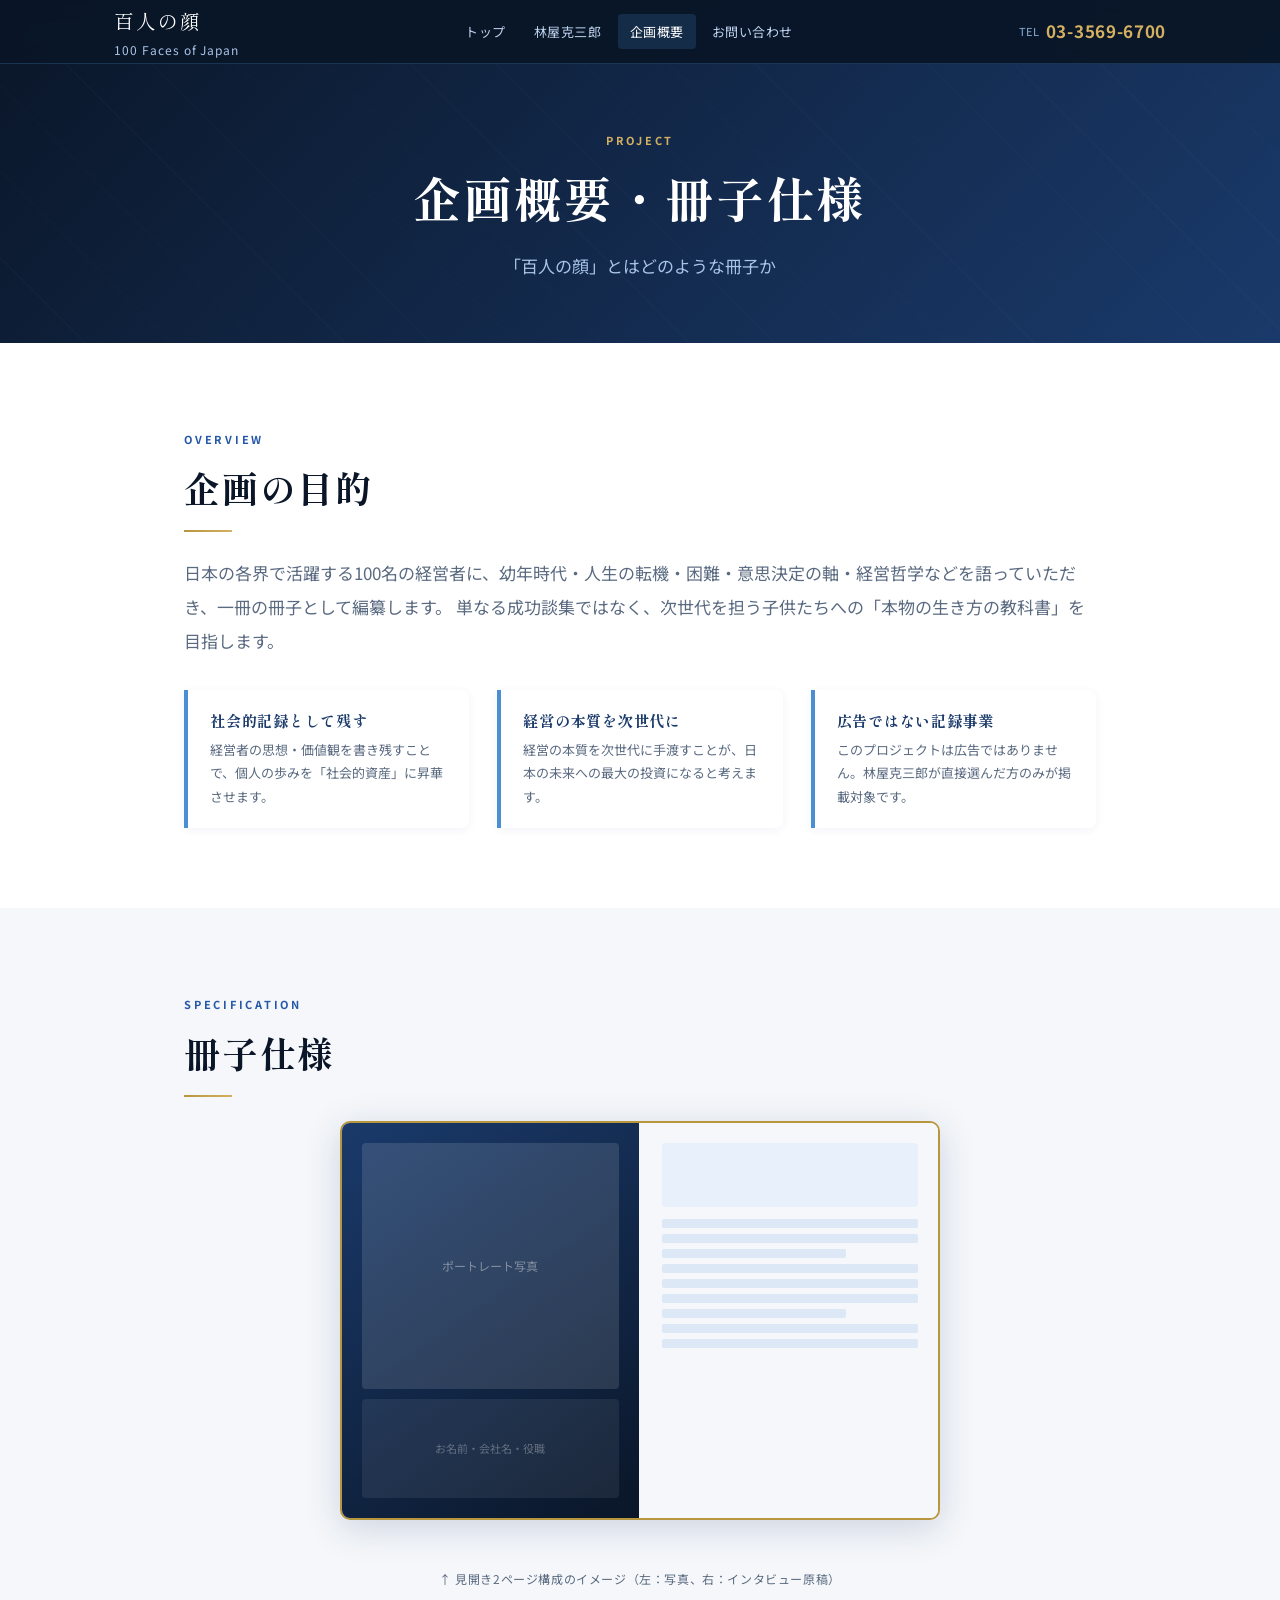
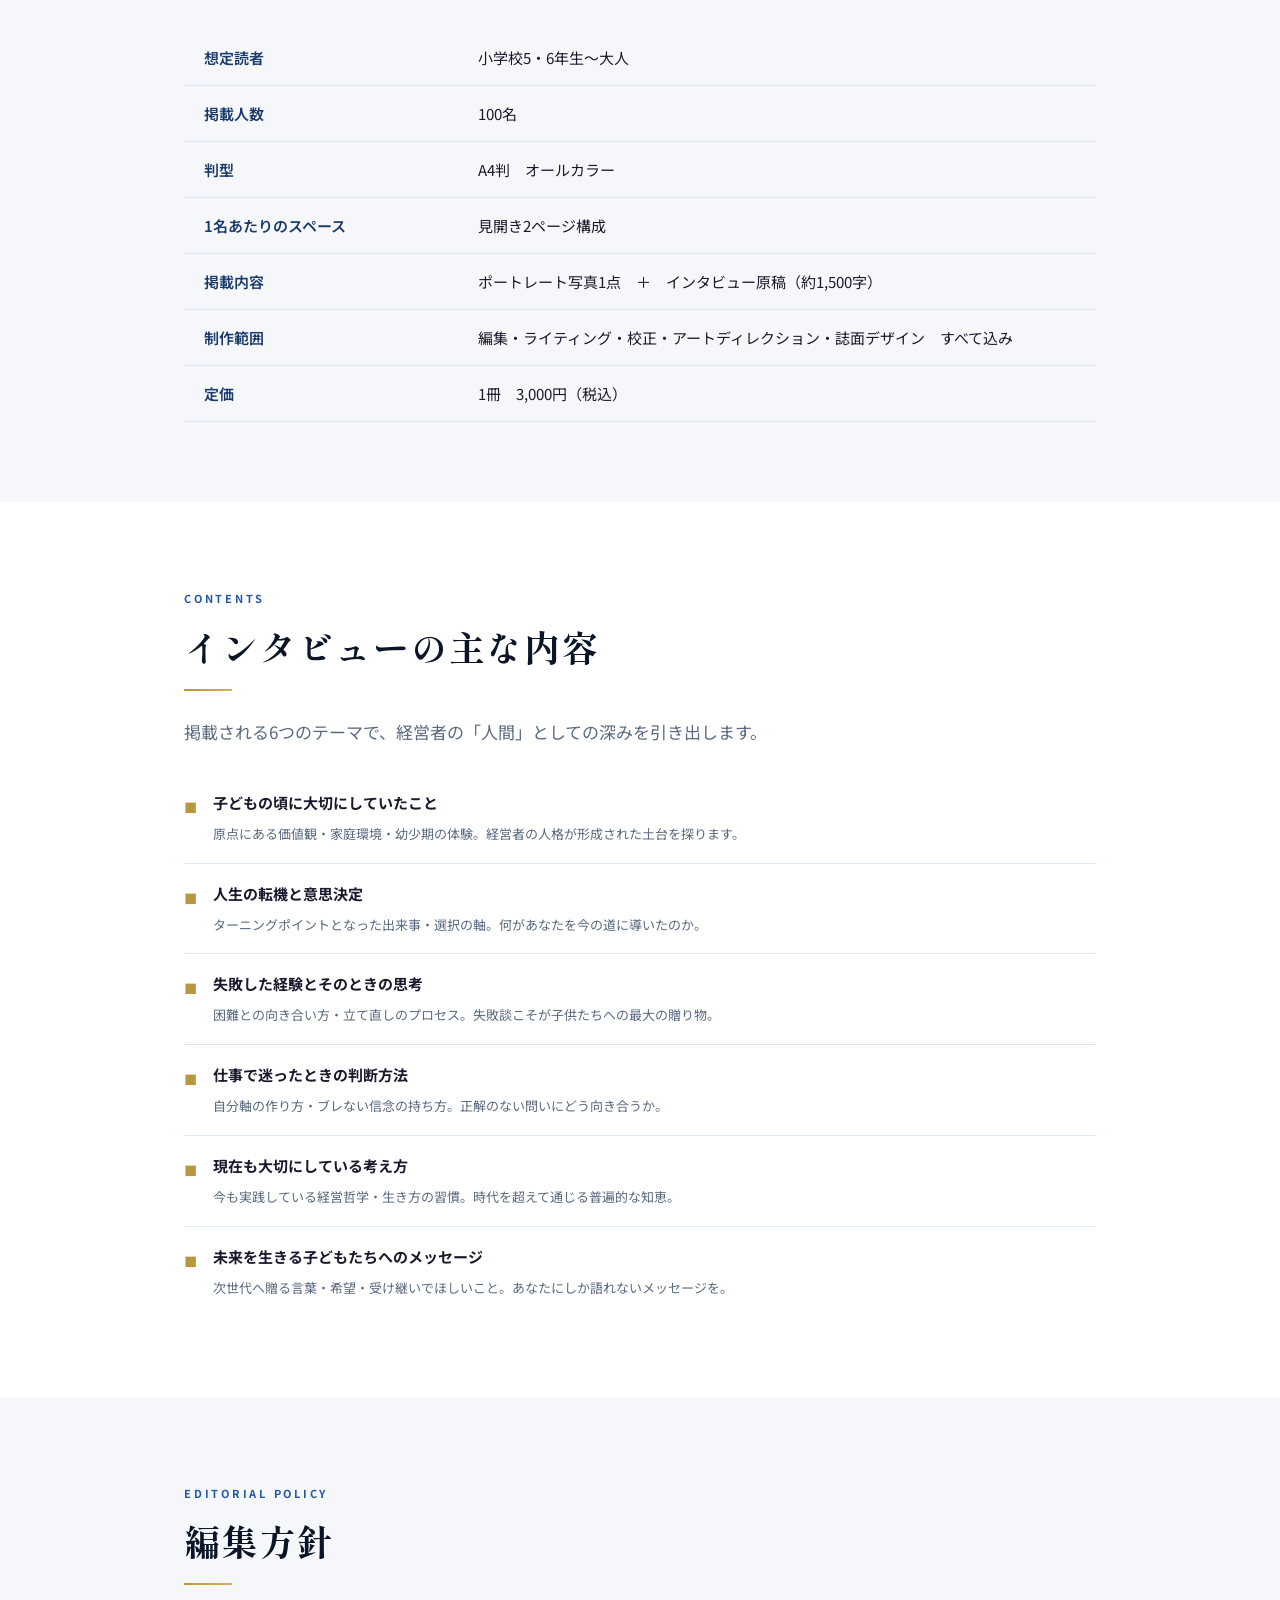
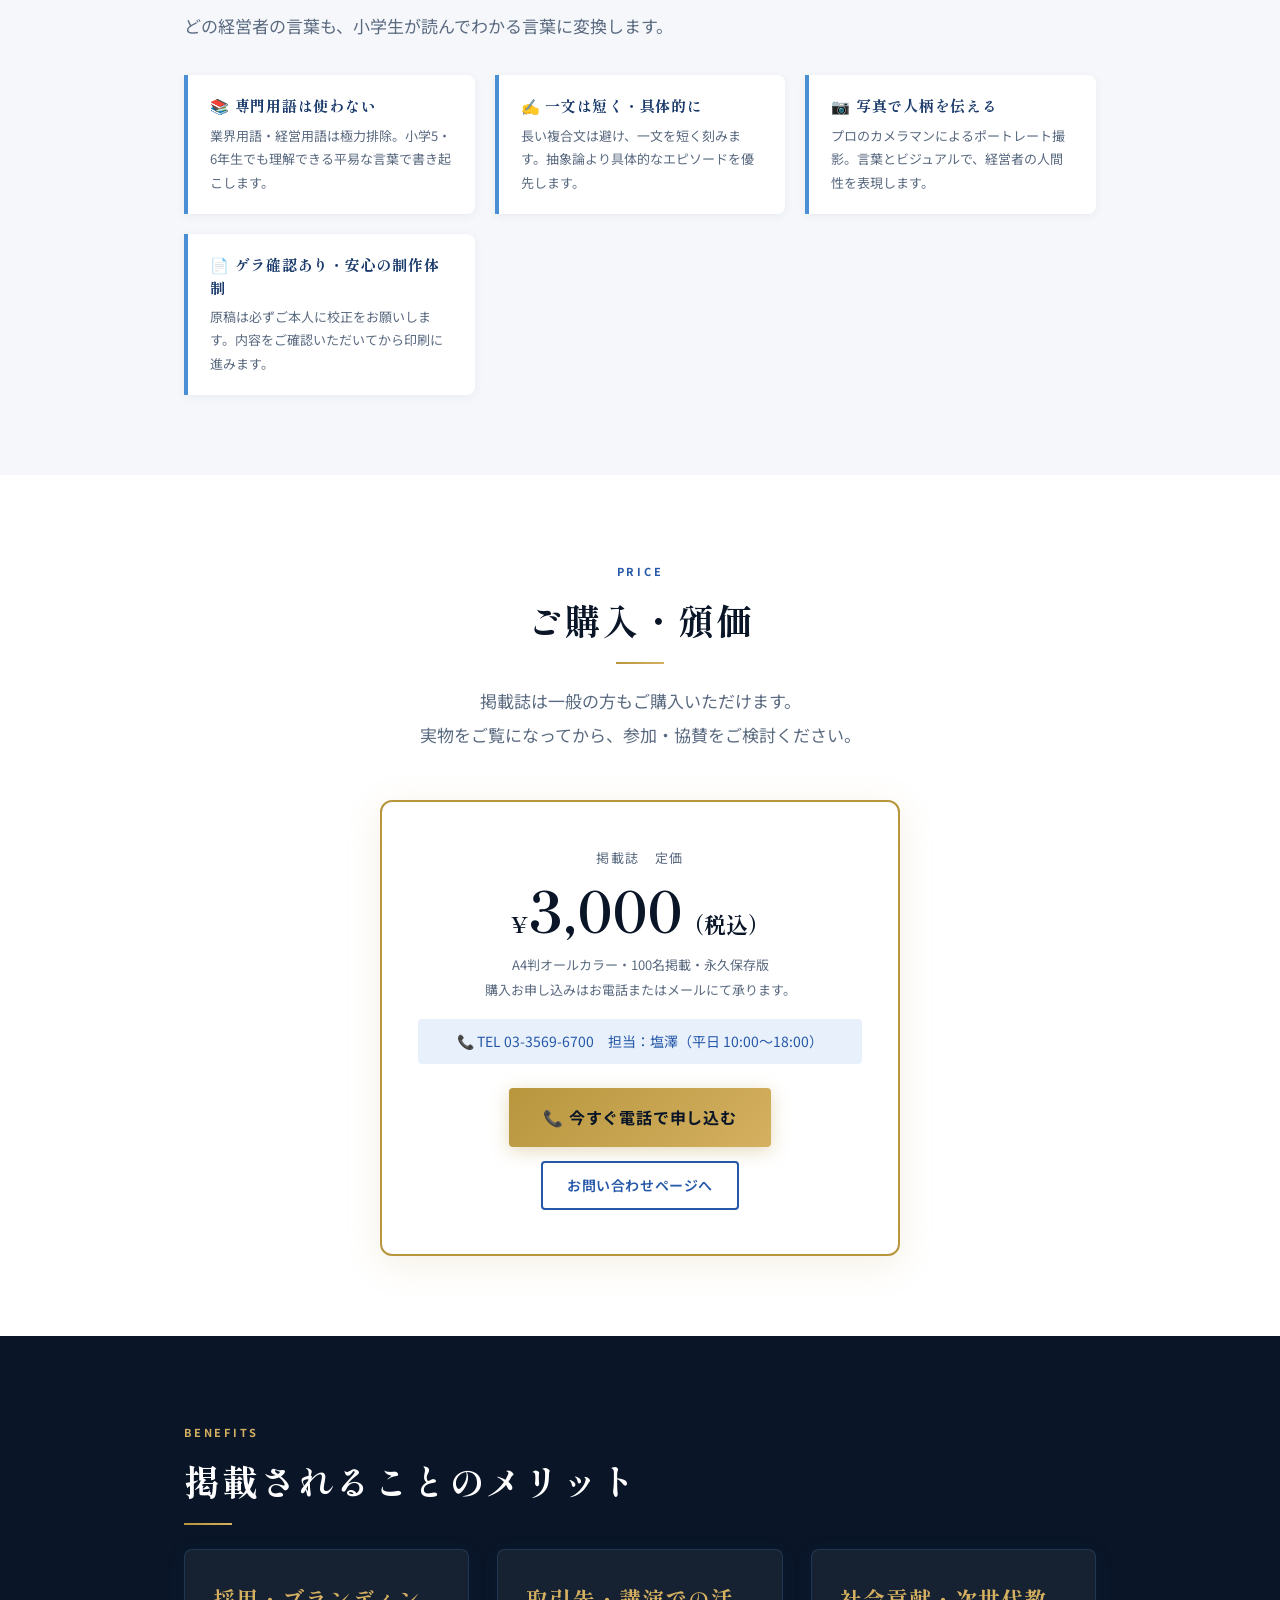
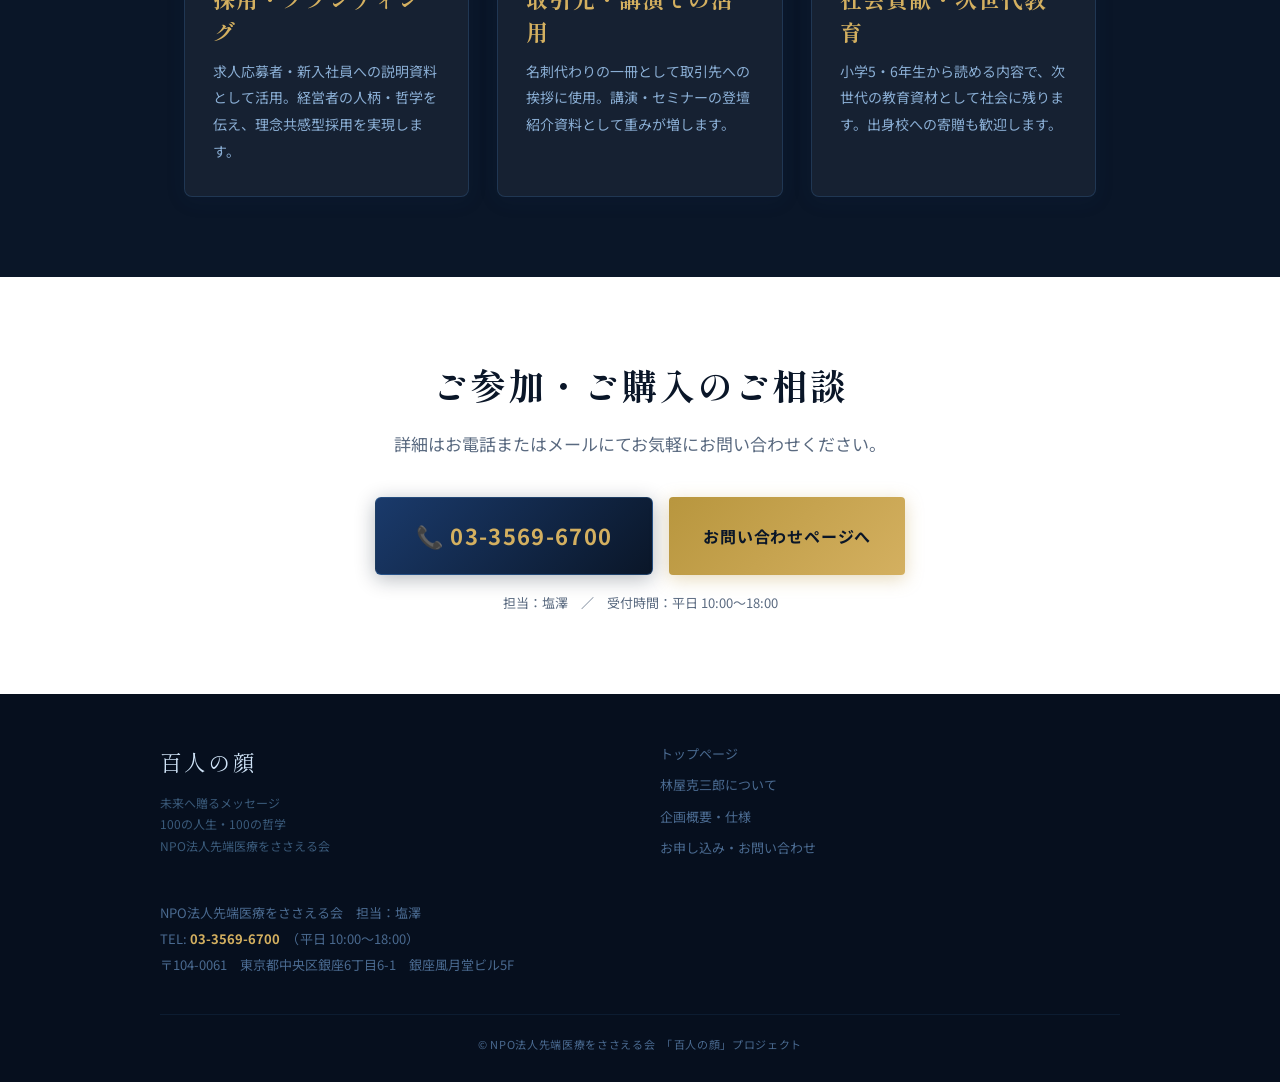
<file: project.html>
<!DOCTYPE html>
<html lang="ja">
<head>
  <meta charset="UTF-8">
  <meta name="viewport" content="width=device-width, initial-scale=1.0">
  <title>企画概要・冊子仕様 | 百人の顔</title>
  <meta name="description" content="「百人の顔」の企画概要と冊子仕様。A4判オールカラー・100名掲載・1名2ページ・定価3,000円。ポートレート写真＋インタビュー約1,500字。小学生でも読める編集方針。">
  <link rel="canonical" href="https://hyakuninnokao026.oops.jp/hundred-face/project.html">
  <meta property="og:type" content="website">
  <meta property="og:title" content="企画概要・冊子仕様 | 百人の顔">
  <meta property="og:description" content="「百人の顔」企画概要。A4判オールカラー・100名掲載・1名2ページ・定価3,000円。ポートレート写真＋インタビュー約1,500字。">
  <meta property="og:url" content="https://hyakuninnokao026.oops.jp/hundred-face/project.html">
  <meta property="og:image" content="ogp.jpg">
  <meta property="og:locale" content="ja_JP">
  <meta property="og:site_name" content="百人の顔">
  <meta name="twitter:card" content="summary_large_image">
  <link rel="preconnect" href="https://fonts.googleapis.com">
  <link rel="preconnect" href="https://fonts.gstatic.com" crossorigin>
  <link href="https://fonts.googleapis.com/css2?family=Shippori+Mincho:wght@400;600;700&family=Noto+Sans+JP:wght@300;400;500;700&family=Noto+Serif+JP:wght@400;600&display=swap" rel="stylesheet">
  <link rel="stylesheet" href="style.css">
  <style>
    /* ---- SPREAD SAMPLE ---- */
    .spread-sample {
      display: grid; grid-template-columns: 1fr 1fr; gap: 3px;
      max-width: 600px; margin: 0 auto 48px;
      border-radius: 10px; overflow: hidden;
      border: 2px solid var(--gold);
      box-shadow: 0 8px 36px rgba(26,58,107,0.18);
    }
    .spread-left {
      aspect-ratio: 3/4; padding: 20px;
      background: linear-gradient(145deg, var(--blue), var(--navy));
      display: flex; flex-direction: column; gap: 10px;
    }
    .spread-left .s-photo {
      flex: 1; background: rgba(255,255,255,0.12); border-radius: 4px;
      display: flex; align-items: center; justify-content: center;
      color: rgba(255,255,255,0.4); font-size: 12px;
    }
    .spread-left .s-caption {
      height: 28%; background: rgba(255,255,255,0.07); border-radius: 4px;
      display: flex; align-items: center; justify-content: center;
      color: rgba(255,255,255,0.3); font-size: 11px;
    }
    .spread-right {
      aspect-ratio: 3/4; padding: 20px;
      background: var(--gray);
      display: flex; flex-direction: column; gap: 8px;
    }
    .spread-right .s-heading {
      height: 18%; background: var(--light); border-radius: 4px;
    }
    .spread-right .s-body {
      flex: 1; display: flex; flex-direction: column; gap: 6px; padding-top: 4px;
    }
    .spread-right .s-line {
      height: 9px; background: var(--border); border-radius: 2px;
    }
    .spread-right .s-line.short { width: 72%; }
    .spread-caption {
      text-align: center; font-size: 12px; color: var(--muted); margin-top: 12px; letter-spacing: 0.05em;
    }

    /* ---- CONTENT LIST ---- */
    .content-list { list-style: none; margin-top: 24px; }
    .content-list li {
      display: flex; gap: 16px; padding: 16px 0;
      border-bottom: 1px solid var(--border);
    }
    .content-list li:last-child { border-bottom: none; }
    .content-icon { color: var(--gold); font-size: 16px; flex-shrink: 0; padding-top: 2px; }
    .content-list strong { font-size: 15px; display: block; margin-bottom: 2px; }
    .content-list small { font-size: 13px; color: var(--muted); line-height: 1.8; }

    /* ---- EDITORIAL POLICY ---- */
    .policy-grid {
      display: grid; grid-template-columns: repeat(auto-fit, minmax(240px, 1fr));
      gap: 20px; margin-top: 32px;
    }
    .policy-item {
      background: var(--white); border-left: 4px solid var(--accent);
      border-radius: 0 var(--radius) var(--radius) 0;
      padding: 20px 22px;
      box-shadow: 0 2px 10px rgba(26,58,107,0.06);
    }
    .policy-item h3 { font-size: 15px; margin-bottom: 6px; }
    .policy-item p { font-size: 13px; color: var(--muted); line-height: 1.8; }

    /* ---- PRICE BOX ---- */
    .price-box {
      max-width: 520px; margin: 48px auto 0;
      background: var(--white); border: 2px solid var(--gold);
      border-radius: 12px; padding: 44px 36px; text-align: center;
      box-shadow: 0 8px 36px rgba(184,150,62,0.14);
    }
    .price-label { font-size: 13px; color: var(--muted); letter-spacing: 0.12em; margin-bottom: 12px; }
    .price-num {
      font-family: 'Shippori Mincho', serif;
      font-size: 56px; font-weight: 700; color: var(--navy); line-height: 1;
    }
    .price-num small { font-size: 22px; }
    @media (prefers-color-scheme: dark) { .price-num { color: var(--gold-lt); } }
    .price-note { font-size: 13px; color: var(--muted); margin: 16px 0 8px; line-height: 1.9; }
    .price-method {
      font-size: 14px; color: var(--mid); background: var(--light);
      border-radius: 4px; padding: 10px 16px; margin: 16px 0 24px;
    }

    @media (max-width: 500px) {
      .price-box { padding: 32px 20px; }
      .price-num { font-size: 44px; }
      .spread-sample { max-width: 100%; }
    }
  </style>
</head>
<body>

  <!-- HEADER -->
  <header class="site-header">
    <div class="header-inner">
      <a href="index.html" class="header-logo">百人の顔<span>100 Faces of Japan</span></a>
      <nav class="header-nav" aria-label="メインナビゲーション">
        <a href="index.html">トップ</a>
        <a href="hayashiya.html">林屋克三郎</a>
        <a href="project.html" class="active">企画概要</a>
        <a href="contact.html">お問い合わせ</a>
      </nav>
      <a href="tel:0335696700" class="header-tel" aria-label="電話番号 03-3569-6700">
        <small>TEL</small>03-3569-6700
      </a>
      <button class="hamburger" aria-label="メニューを開く" onclick="toggleMenu()">
        <span></span><span></span><span></span>
      </button>
    </div>
  </header>

  <!-- MOBILE MENU -->
  <nav class="mobile-menu" id="mobileMenu" aria-label="モバイルナビゲーション">
    <a href="index.html">トップ</a>
    <a href="hayashiya.html">林屋克三郎について</a>
    <a href="project.html">企画概要・仕様</a>
    <a href="contact.html">お問い合わせ</a>
    <a href="tel:0335696700" style="color:var(--gold-lt);font-weight:700;">&#128222; 03-3569-6700（担当：塩澤）</a>
  </nav>

  <!-- PAGE HERO -->
  <section class="page-hero">
    <div class="page-hero-inner">
      <span class="section-label">PROJECT</span>
      <h1>企画概要・冊子仕様</h1>
      <p class="lead">「百人の顔」とはどのような冊子か</p>
    </div>
  </section>

  <!-- PURPOSE -->
  <section>
    <div class="container fade-in">
      <span class="section-label">OVERVIEW</span>
      <h2>企画の目的</h2>
      <div class="divider"></div>
      <p class="lead" style="max-width:100%;margin-bottom:32px;">
        日本の各界で活躍する100名の経営者に、幼年時代・人生の転機・困難・意思決定の軸・経営哲学などを語っていただき、一冊の冊子として編纂します。
        単なる成功談集ではなく、次世代を担う子供たちへの「本物の生き方の教科書」を目指します。
      </p>
      <div class="grid-3">
        <div class="policy-item">
          <h3>社会的記録として残す</h3>
          <p>経営者の思想・価値観を書き残すことで、個人の歩みを「社会的資産」に昇華させます。</p>
        </div>
        <div class="policy-item">
          <h3>経営の本質を次世代に</h3>
          <p>経営の本質を次世代に手渡すことが、日本の未来への最大の投資になると考えます。</p>
        </div>
        <div class="policy-item">
          <h3>広告ではない記録事業</h3>
          <p>このプロジェクトは広告ではありません。林屋克三郎が直接選んだ方のみが掲載対象です。</p>
        </div>
      </div>
    </div>
  </section>

  <!-- SPEC -->
  <section class="bg-gray">
    <div class="container fade-in">
      <span class="section-label">SPECIFICATION</span>
      <h2>冊子仕様</h2>
      <div class="divider"></div>

      <div role="img" aria-label="百人の顔 冊子見開きサンプル 経営者インタビュー掲載イメージ">
        <div class="spread-sample">
          <div class="spread-left">
            <div class="s-photo">ポートレート写真</div>
            <div class="s-caption">お名前・会社名・役職</div>
          </div>
          <div class="spread-right">
            <div class="s-heading"></div>
            <div class="s-body">
              <div class="s-line"></div>
              <div class="s-line"></div>
              <div class="s-line short"></div>
              <div class="s-line"></div>
              <div class="s-line"></div>
              <div class="s-line"></div>
              <div class="s-line short"></div>
              <div class="s-line"></div>
              <div class="s-line"></div>
            </div>
          </div>
        </div>
        <p class="spread-caption">&#8593; 見開き2ページ構成のイメージ（左：写真、右：インタビュー原稿）</p>
      </div>

      <table class="spec-table" style="margin-top:40px;">
        <tbody>
          <tr><th>想定読者</th><td>小学校5・6年生〜大人</td></tr>
          <tr><th>掲載人数</th><td>100名</td></tr>
          <tr><th>判型</th><td>A4判　オールカラー</td></tr>
          <tr><th>1名あたりのスペース</th><td>見開き2ページ構成</td></tr>
          <tr><th>掲載内容</th><td>ポートレート写真1点　＋　インタビュー原稿（約1,500字）</td></tr>
          <tr><th>制作範囲</th><td>編集・ライティング・校正・アートディレクション・誌面デザイン　すべて込み</td></tr>
          <tr><th>定価</th><td>1冊　3,000円（税込）</td></tr>
        </tbody>
      </table>
    </div>
  </section>

  <!-- INTERVIEW CONTENTS -->
  <section>
    <div class="container fade-in">
      <span class="section-label">CONTENTS</span>
      <h2>インタビューの主な内容</h2>
      <div class="divider"></div>
      <p class="lead">掲載される6つのテーマで、経営者の「人間」としての深みを引き出します。</p>
      <ul class="content-list">
        <li>
          <span class="content-icon">&#9724;</span>
          <div>
            <strong>子どもの頃に大切にしていたこと</strong>
            <small>原点にある価値観・家庭環境・幼少期の体験。経営者の人格が形成された土台を探ります。</small>
          </div>
        </li>
        <li>
          <span class="content-icon">&#9724;</span>
          <div>
            <strong>人生の転機と意思決定</strong>
            <small>ターニングポイントとなった出来事・選択の軸。何があなたを今の道に導いたのか。</small>
          </div>
        </li>
        <li>
          <span class="content-icon">&#9724;</span>
          <div>
            <strong>失敗した経験とそのときの思考</strong>
            <small>困難との向き合い方・立て直しのプロセス。失敗談こそが子供たちへの最大の贈り物。</small>
          </div>
        </li>
        <li>
          <span class="content-icon">&#9724;</span>
          <div>
            <strong>仕事で迷ったときの判断方法</strong>
            <small>自分軸の作り方・ブレない信念の持ち方。正解のない問いにどう向き合うか。</small>
          </div>
        </li>
        <li>
          <span class="content-icon">&#9724;</span>
          <div>
            <strong>現在も大切にしている考え方</strong>
            <small>今も実践している経営哲学・生き方の習慣。時代を超えて通じる普遍的な知恵。</small>
          </div>
        </li>
        <li>
          <span class="content-icon">&#9724;</span>
          <div>
            <strong>未来を生きる子どもたちへのメッセージ</strong>
            <small>次世代へ贈る言葉・希望・受け継いでほしいこと。あなたにしか語れないメッセージを。</small>
          </div>
        </li>
      </ul>
    </div>
  </section>

  <!-- EDITORIAL POLICY -->
  <section class="bg-gray">
    <div class="container fade-in">
      <span class="section-label">EDITORIAL POLICY</span>
      <h2>編集方針</h2>
      <div class="divider"></div>
      <p class="lead">どの経営者の言葉も、小学生が読んでわかる言葉に変換します。</p>
      <div class="policy-grid">
        <div class="policy-item">
          <h3>&#128218; 専門用語は使わない</h3>
          <p>業界用語・経営用語は極力排除。小学5・6年生でも理解できる平易な言葉で書き起こします。</p>
        </div>
        <div class="policy-item">
          <h3>&#9997; 一文は短く・具体的に</h3>
          <p>長い複合文は避け、一文を短く刻みます。抽象論より具体的なエピソードを優先します。</p>
        </div>
        <div class="policy-item">
          <h3>&#128247; 写真で人柄を伝える</h3>
          <p>プロのカメラマンによるポートレート撮影。言葉とビジュアルで、経営者の人間性を表現します。</p>
        </div>
        <div class="policy-item">
          <h3>&#128196; ゲラ確認あり・安心の制作体制</h3>
          <p>原稿は必ずご本人に校正をお願いします。内容をご確認いただいてから印刷に進みます。</p>
        </div>
      </div>
    </div>
  </section>

  <!-- PRICE -->
  <section>
    <div class="container fade-in" style="text-align:center;">
      <span class="section-label">PRICE</span>
      <h2>ご購入・頒価</h2>
      <div class="divider" style="margin:0 auto 20px;"></div>
      <p class="lead" style="text-align:center;margin:0 auto 0;">
        掲載誌は一般の方もご購入いただけます。<br>
        実物をご覧になってから、参加・協賛をご検討ください。
      </p>
      <div class="price-box">
        <p class="price-label">掲載誌　定価</p>
        <p class="price-num"><small>&#165;</small>3,000<small>（税込）</small></p>
        <p class="price-note">
          A4判オールカラー・100名掲載・永久保存版<br>
          購入お申し込みはお電話またはメールにて承ります。
        </p>
        <p class="price-method">&#128222; TEL 03-3569-6700　担当：塩澤（平日 10:00〜18:00）</p>
        <a href="tel:0335696700" class="btn-primary">&#128222; 今すぐ電話で申し込む</a>
        <br>
        <a href="contact.html" class="btn-outline" style="margin-top:14px;font-size:14px;padding:10px 24px;">お問い合わせページへ</a>
      </div>
    </div>
  </section>

  <!-- BENEFITS -->
  <section class="bg-navy">
    <div class="container fade-in">
      <span class="section-label">BENEFITS</span>
      <h2>掲載されることのメリット</h2>
      <div class="divider"></div>
      <div class="grid-3">
        <div class="card" style="background:rgba(255,255,255,0.05);border-color:rgba(74,143,212,0.2);">
          <h3 style="color:var(--gold-lt);">採用・ブランディング</h3>
          <p style="color:#8aaed4;font-size:14px;line-height:1.9;">求人応募者・新入社員への説明資料として活用。経営者の人柄・哲学を伝え、理念共感型採用を実現します。</p>
        </div>
        <div class="card" style="background:rgba(255,255,255,0.05);border-color:rgba(74,143,212,0.2);">
          <h3 style="color:var(--gold-lt);">取引先・講演での活用</h3>
          <p style="color:#8aaed4;font-size:14px;line-height:1.9;">名刺代わりの一冊として取引先への挨拶に使用。講演・セミナーの登壇紹介資料として重みが増します。</p>
        </div>
        <div class="card" style="background:rgba(255,255,255,0.05);border-color:rgba(74,143,212,0.2);">
          <h3 style="color:var(--gold-lt);">社会貢献・次世代教育</h3>
          <p style="color:#8aaed4;font-size:14px;line-height:1.9;">小学5・6年生から読める内容で、次世代の教育資材として社会に残ります。出身校への寄贈も歓迎します。</p>
        </div>
      </div>
    </div>
  </section>

  <!-- CTA -->
  <section style="padding:80px 24px;text-align:center;">
    <div class="container fade-in">
      <h2>ご参加・ご購入のご相談</h2>
      <p class="lead" style="margin:12px auto 36px;">詳細はお電話またはメールにてお気軽にお問い合わせください。</p>
      <div style="display:flex;gap:16px;justify-content:center;flex-wrap:wrap;">
        <a href="tel:0335696700" class="btn-tel">&#128222; 03-3569-6700</a>
        <a href="contact.html" class="btn-primary">お問い合わせページへ</a>
      </div>
      <p style="margin-top:16px;font-size:13px;color:var(--muted);">担当：塩澤　／　受付時間：平日 10:00〜18:00</p>
    </div>
  </section>

  <!-- FOOTER -->
  <footer class="site-footer">
    <div class="footer-inner">
      <div>
        <p class="footer-logo">百人の顔</p>
        <p class="footer-tagline">未来へ贈るメッセージ<br>100の人生・100の哲学<br>NPO法人先端医療をささえる会</p>
      </div>
      <nav class="footer-nav" aria-label="フッターナビゲーション">
        <a href="index.html">トップページ</a>
        <a href="hayashiya.html">林屋克三郎について</a>
        <a href="project.html">企画概要・仕様</a>
        <a href="contact.html">お申し込み・お問い合わせ</a>
      </nav>
      <div class="footer-contact">
        <p>
          NPO法人先端医療をささえる会　担当：塩澤<br>
          TEL: <a href="tel:0335696700">03-3569-6700</a>　（平日 10:00〜18:00）<br>
          〒104-0061　東京都中央区銀座6丁目6-1　銀座風月堂ビル5F
        </p>
      </div>
    </div>
    <p class="footer-copy">&#169; NPO法人先端医療をささえる会　「百人の顔」プロジェクト</p>
  </footer>

  <!-- STICKY TEL -->
  <div class="sticky-tel" aria-label="電話でのお問い合わせ">
    <a href="tel:0335696700">&#128222; 03-3569-6700</a>
    <p>担当：塩澤（平日 10:00〜18:00）</p>
  </div>

  <script>
    function toggleMenu() { document.getElementById('mobileMenu').classList.toggle('open'); }
    var obs = new IntersectionObserver(function(entries) {
      entries.forEach(function(e) { if (e.isIntersecting) { e.target.classList.add('visible'); obs.unobserve(e.target); } });
    }, { threshold: 0.1 });
    document.querySelectorAll('.fade-in').forEach(function(el) { obs.observe(el); });
  </script>
</body>
</html>
</file>
<file: style.css>
/* ============================================================
   百人の顔 — 共通スタイル
   文字コード: UTF-8
   ============================================================ */

/* ---- Variables ---- */
:root {
  --navy:    #0a1628;
  --blue:    #1a3a6b;
  --mid:     #2558a8;
  --accent:  #4a8fd4;
  --light:   #e8f0fb;
  --gold:    #b8963e;
  --gold-lt: #d4b060;
  --white:   #ffffff;
  --gray:    #f5f7fa;
  --text:    #1a1a2e;
  --muted:   #5a6a80;
  --border:  #dce8f5;

  --header-h: 64px;
  --radius:   8px;
  --shadow:   0 4px 20px rgba(26,58,107,0.10);
}

@media (prefers-color-scheme: dark) {
  :root {
    --navy:   #0d1f38;
    --blue:   #1e4080;
    --mid:    #3a6dbe;
    --accent: #5fa0e0;
    --light:  #1a2a45;
    --white:  #e8f0fb;
    --gray:   #111d2e;
    --text:   #dce8f8;
    --muted:  #7a9bbf;
    --border: #1e3050;
    --shadow: 0 4px 20px rgba(0,0,0,0.35);
  }
}

/* ---- Reset & Base ---- */
*, *::before, *::after { box-sizing: border-box; margin: 0; padding: 0; }
html { scroll-behavior: smooth; font-size: 16px; }
body {
  font-family: 'Noto Sans JP', 'Hiragino Sans', 'Yu Gothic UI', sans-serif;
  color: var(--text);
  background: var(--white);
  line-height: 1.8;
}
img { max-width: 100%; height: auto; display: block; }
a { color: var(--mid); text-decoration: none; transition: color 0.2s; }
a:hover { color: var(--accent); }

/* ---- Typography ---- */
h1, h2, h3 {
  font-family: 'Shippori Mincho', 'Noto Serif JP', serif;
  line-height: 1.5;
  letter-spacing: 0.05em;
}
h1 { font-size: clamp(26px, 5vw, 48px); }
h2 { font-size: clamp(22px, 4vw, 36px); color: var(--navy); margin-bottom: 16px; }
h3 { font-size: clamp(17px, 2.5vw, 22px); color: var(--blue); margin-bottom: 10px; }

.section-label {
  display: inline-block;
  font-size: 11px; font-weight: 700; letter-spacing: 0.25em;
  color: var(--mid); text-transform: uppercase; margin-bottom: 10px;
}
.divider {
  width: 48px; height: 2px;
  background: linear-gradient(90deg, var(--gold), var(--gold-lt));
  margin-bottom: 24px;
}
.lead {
  font-size: clamp(15px, 2vw, 17px);
  color: var(--muted); line-height: 2; max-width: 680px;
}

/* ---- Layout ---- */
.container { max-width: 960px; margin: 0 auto; padding: 0 24px; }
section    { padding: 80px 0; }

/* ---- Fade-in ---- */
.fade-in { opacity: 0; transform: translateY(20px); transition: opacity 0.65s ease, transform 0.65s ease; }
.fade-in.visible { opacity: 1; transform: translateY(0); }

/* ============================================================
   HEADER
   ============================================================ */
.site-header {
  position: fixed; top: 0; left: 0; right: 0; z-index: 200;
  height: var(--header-h);
  background: rgba(10, 22, 40, 0.96);
  backdrop-filter: blur(10px);
  border-bottom: 1px solid rgba(74,143,212,0.25);
  display: flex; align-items: center;
}

.header-inner {
  width: 100%; max-width: 1100px; margin: 0 auto;
  padding: 0 24px;
  display: flex; justify-content: space-between; align-items: center;
  gap: 16px;
}

.header-logo {
  font-family: 'Shippori Mincho', serif;
  font-size: 20px; color: #fff; letter-spacing: 0.1em;
  white-space: nowrap;
}
.header-logo span { font-size: 12px; color: #aac4e8; display: block; letter-spacing: 0.08em; font-family: 'Noto Sans JP', sans-serif; }

.header-nav { display: flex; align-items: center; gap: 4px; }
.header-nav a {
  font-size: 13px; color: #c0d4ef; padding: 6px 12px;
  border-radius: 4px; letter-spacing: 0.04em;
  transition: background 0.2s, color 0.2s;
  white-space: nowrap;
}
.header-nav a:hover,
.header-nav a.active { background: rgba(74,143,212,0.18); color: #fff; }

.header-tel {
  display: flex; align-items: center; gap: 6px;
  color: var(--gold-lt); font-size: 17px; font-weight: 700;
  letter-spacing: 0.04em; white-space: nowrap;
}
.header-tel small { font-size: 11px; color: #8aaed4; font-weight: 400; letter-spacing: 0.06em; }

/* Hamburger (mobile) */
.hamburger {
  display: none;
  flex-direction: column; gap: 5px;
  background: none; border: none; cursor: pointer; padding: 4px;
}
.hamburger span { display: block; width: 22px; height: 2px; background: #fff; border-radius: 2px; transition: transform 0.3s, opacity 0.3s; }

/* Mobile drawer */
.mobile-menu {
  display: none;
  position: fixed; top: var(--header-h); left: 0; right: 0; z-index: 199;
  background: rgba(10, 22, 40, 0.98);
  padding: 20px 24px 28px;
  border-bottom: 1px solid rgba(74,143,212,0.2);
  flex-direction: column; gap: 4px;
}
.mobile-menu.open { display: flex; }
.mobile-menu a { font-size: 15px; color: #c0d4ef; padding: 12px 0; border-bottom: 1px solid rgba(74,143,212,0.15); }
.mobile-menu a:last-child { border-bottom: none; }

/* ============================================================
   FOOTER
   ============================================================ */
.site-footer {
  background: #060f1e; color: #4a6a90;
  padding: 48px 24px 28px;
}

.footer-inner {
  max-width: 960px; margin: 0 auto;
  display: grid; grid-template-columns: 1fr 1fr; gap: 40px;
  margin-bottom: 36px;
}

.footer-logo {
  font-family: 'Shippori Mincho', serif;
  font-size: 22px; color: #d0e4f8; letter-spacing: 0.1em; margin-bottom: 10px;
}
.footer-tagline { font-size: 12px; color: #3a5a7a; line-height: 1.8; }

.footer-nav { display: flex; flex-direction: column; gap: 8px; }
.footer-nav a { font-size: 13px; color: #4a6a90; transition: color 0.2s; }
.footer-nav a:hover { color: #8aaed4; }

.footer-contact { grid-column: 1 / -1; }
.footer-contact p { font-size: 13px; line-height: 2; }
.footer-contact a { color: var(--gold-lt); font-weight: 700; }

.footer-copy {
  max-width: 960px; margin: 0 auto;
  padding-top: 20px; border-top: 1px solid rgba(74,143,212,0.1);
  font-size: 11px; text-align: center; letter-spacing: 0.06em;
}

/* ============================================================
   BUTTONS
   ============================================================ */
.btn-primary {
  display: inline-flex; align-items: center; gap: 8px;
  background: linear-gradient(135deg, var(--gold), var(--gold-lt));
  color: var(--navy); font-size: 16px; font-weight: 700;
  padding: 15px 34px; border-radius: 4px; letter-spacing: 0.05em;
  transition: transform 0.2s, box-shadow 0.2s;
  box-shadow: 0 4px 18px rgba(184,150,62,0.35);
}
.btn-primary:hover { color: var(--navy); transform: translateY(-2px); box-shadow: 0 8px 28px rgba(184,150,62,0.5); }

.btn-outline {
  display: inline-flex; align-items: center; gap: 8px;
  border: 2px solid var(--mid); color: var(--mid);
  font-size: 15px; font-weight: 600; padding: 13px 28px;
  border-radius: 4px; letter-spacing: 0.04em;
  transition: background 0.2s, color 0.2s, border-color 0.2s;
}
.btn-outline:hover { background: var(--mid); color: #fff; border-color: var(--mid); }

.btn-tel {
  display: inline-flex; align-items: center; gap: 10px;
  background: linear-gradient(135deg, var(--blue), var(--navy));
  color: var(--gold-lt); font-size: 22px; font-weight: 700;
  padding: 18px 40px; border-radius: 6px; letter-spacing: 0.06em;
  border: 1px solid rgba(74,143,212,0.3);
  transition: transform 0.2s, box-shadow 0.2s;
  box-shadow: 0 4px 20px rgba(10,22,40,0.3);
}
.btn-tel:hover { color: #fff; transform: translateY(-2px); box-shadow: 0 8px 32px rgba(10,22,40,0.4); }

/* ============================================================
   PAGE HERO (inner pages)
   ============================================================ */
.page-hero {
  padding: calc(var(--header-h) + 60px) 24px 60px;
  background: linear-gradient(135deg, var(--navy) 0%, var(--blue) 100%);
  text-align: center;
  position: relative; overflow: hidden;
}
.page-hero::after {
  content: ''; position: absolute; inset: 0;
  background: repeating-linear-gradient(45deg, transparent, transparent 60px, rgba(255,255,255,0.015) 60px, rgba(255,255,255,0.015) 61px);
}
.page-hero-inner { position: relative; z-index: 1; }
.page-hero .section-label { color: var(--gold-lt); }
.page-hero h1 { color: #fff; }
.page-hero .lead { color: #a8c4e8; margin: 16px auto 0; text-align: center; }

/* ============================================================
   CARDS & GRIDS
   ============================================================ */
.card {
  background: var(--white); border: 1px solid var(--border);
  border-radius: var(--radius); padding: 32px 28px;
  box-shadow: var(--shadow); transition: transform 0.25s, box-shadow 0.25s;
}
.card:hover { transform: translateY(-3px); box-shadow: 0 10px 32px rgba(26,58,107,0.14); }

.grid-3 { display: grid; grid-template-columns: repeat(auto-fit, minmax(260px, 1fr)); gap: 28px; }
.grid-2 { display: grid; grid-template-columns: repeat(auto-fit, minmax(300px, 1fr)); gap: 32px; }

/* ============================================================
   TABLE
   ============================================================ */
.spec-table { width: 100%; border-collapse: collapse; font-size: 15px; }
.spec-table th, .spec-table td { padding: 14px 20px; border-bottom: 1px solid var(--border); text-align: left; }
.spec-table th { width: 30%; background: var(--gray); color: var(--blue); font-weight: 600; }
.spec-table td { color: var(--text); }

/* ============================================================
   SECTION VARIANTS
   ============================================================ */
.bg-gray  { background: var(--gray); }
.bg-navy  { background: var(--navy); }
.bg-light { background: var(--light); }

.bg-navy h2,
.bg-navy h3 { color: #fff; }
.bg-navy .section-label { color: var(--gold-lt); }
.bg-navy .lead { color: #a8c4e8; }
.bg-navy .divider { background: linear-gradient(90deg, var(--gold), var(--gold-lt)); }

/* ============================================================
   STICKY TEL (mobile)
   ============================================================ */
.sticky-tel {
  display: none;
  position: fixed; bottom: 0; left: 0; right: 0; z-index: 150;
  background: linear-gradient(90deg, var(--gold), var(--gold-lt));
  padding: 12px 20px; text-align: center;
}
.sticky-tel a { color: var(--navy); font-size: 19px; font-weight: 700; letter-spacing: 0.04em; }
.sticky-tel p  { font-size: 11px; color: rgba(10,22,40,0.65); }

/* ============================================================
   RESPONSIVE
   ============================================================ */
@media (max-width: 760px) {
  section { padding: 60px 0; }
  .container { padding: 0 20px; }

  .header-nav,
  .header-tel { display: none; }
  .hamburger  { display: flex; }

  .footer-inner { grid-template-columns: 1fr; gap: 28px; }
  .footer-contact { grid-column: 1; }

  .sticky-tel { display: block; }
  .site-footer { padding-bottom: 80px; }
}

@media (max-width: 480px) {
  h2 { font-size: 22px; }
  .btn-primary, .btn-outline { font-size: 14px; padding: 13px 22px; }
}
</file>
